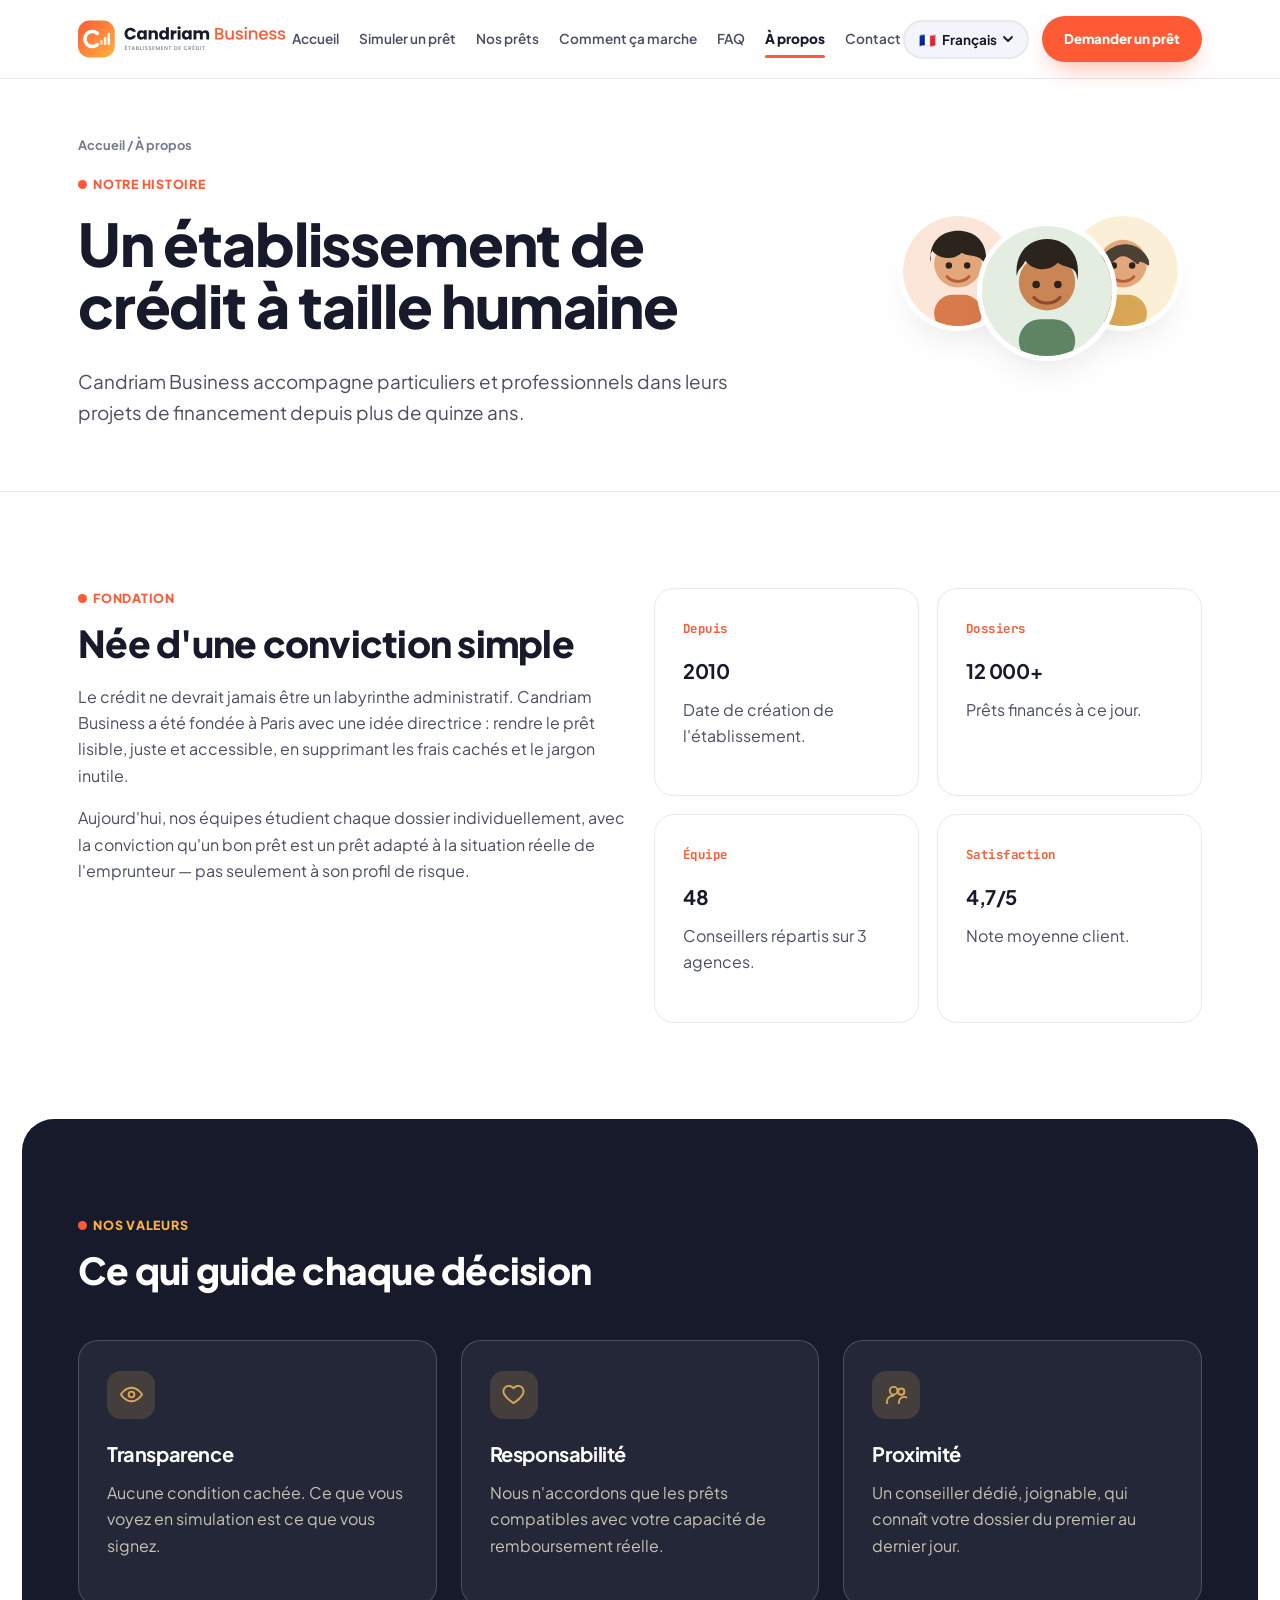
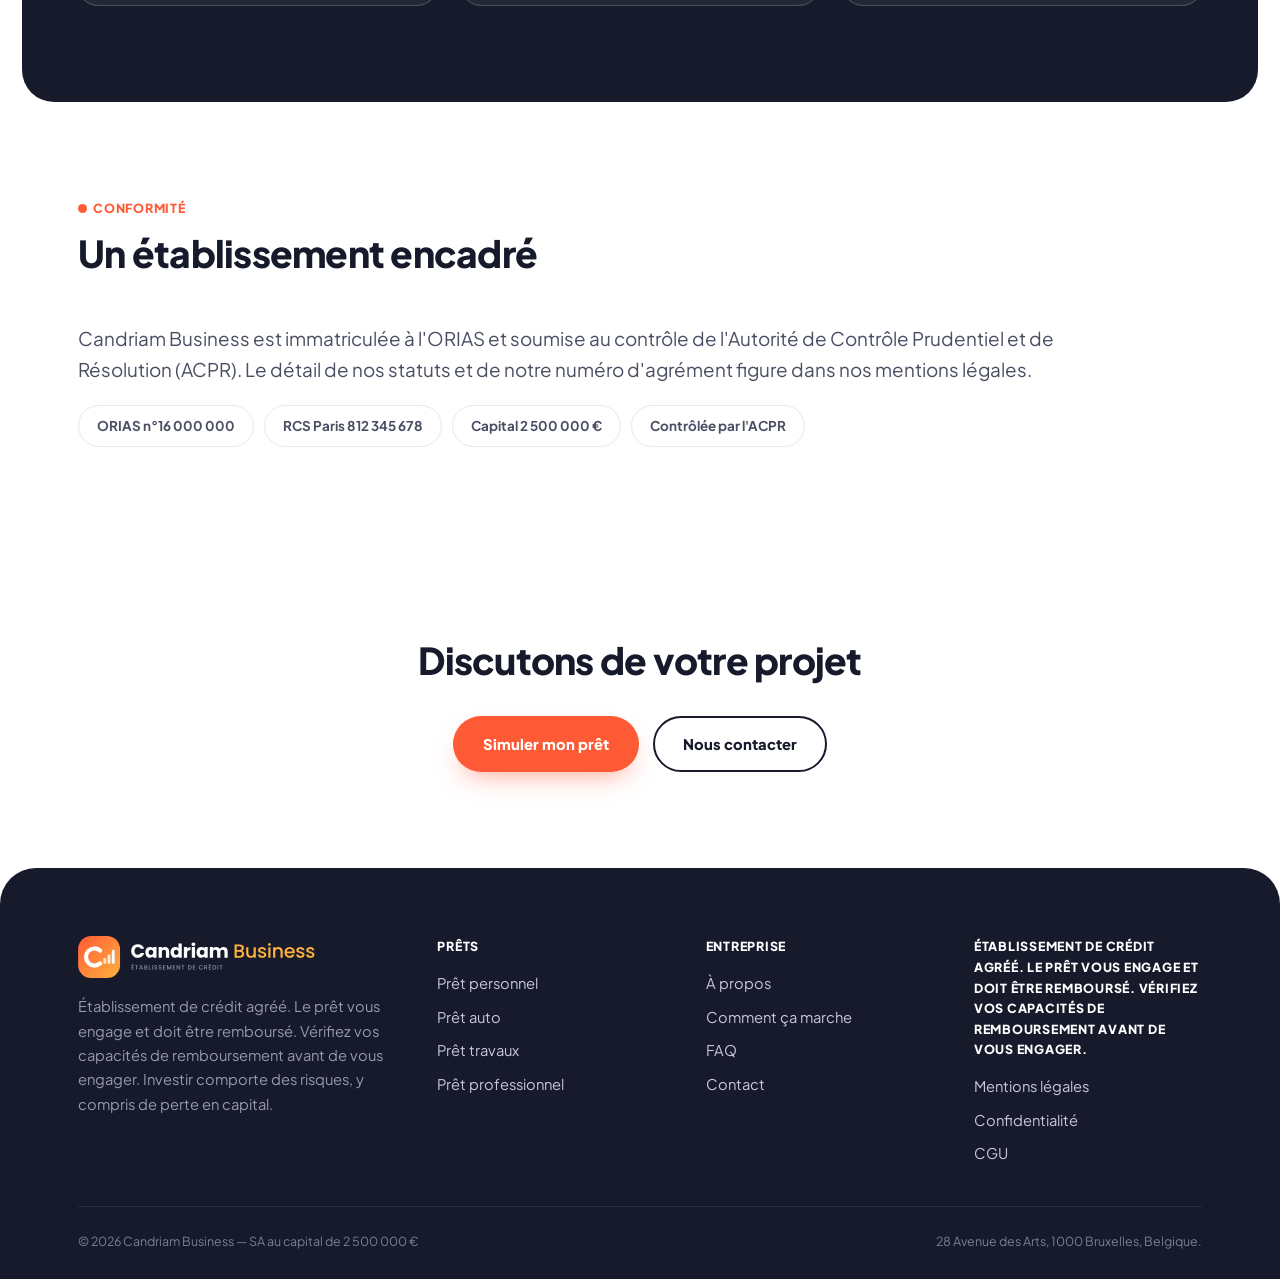
<file: a-propos.html>
<!doctype html>
<html lang="fr">
<head>
<meta charset="UTF-8">
<meta name="viewport" content="width=device-width, initial-scale=1.0">
<title>À propos — Candriam Business</title>
<link rel="icon" type="image/svg+xml" href="assets/logo/logo-symbole.svg">
<link rel="icon" type="image/png" sizes="32x32" href="favicon-32.png">
<link rel="apple-touch-icon" href="apple-touch-icon.png">
<meta name="description" content="Découvrez l'histoire, les valeurs et l'agrément de Candriam Business.">
<link rel="preconnect" href="https://fonts.googleapis.com">
<link href="https://fonts.googleapis.com/css2?family=Fraunces:ital,opsz,wght@0,9..144,500;0,9..144,600;0,9..144,700;1,9..144,500&family=Plus+Jakarta+Sans:wght@400;500;600;700;800&family=JetBrains+Mono:wght@400;500;700&display=swap" rel="stylesheet">
<link rel="stylesheet" href="style.css">
</head>
<body>

<header class="site-header">
  <div class="wrap">
    <a href="index.html" class="brand" aria-label="Candriam Business — Accueil">
  <img src="logo-horizontal.svg" alt="Candriam Business" class="brand-logo" width="246" height="42">
</a>
    <nav class="main-nav">
      <a href="index.html" data-i18n="nav_accueil">Accueil</a>
      <a href="simulation.html" data-i18n="nav_simuler">Simuler un prêt</a>
      <a href="offres.html" data-i18n="nav_offres">Nos prêts</a>
      <a href="comment-ca-marche.html" data-i18n="nav_comment">Comment ça marche</a>
      <a href="faq.html" data-i18n="nav_faq">FAQ</a>
      <a href="a-propos.html" class="current" data-i18n="nav_apropos">À propos</a>
      <a href="contact.html" data-i18n="nav_contact">Contact</a>
    </nav>
    <div class="nav-cta">
      <a href="simulation.html" class="btn btn-outline btn-small" data-i18n="nav_btn_simuler">Simuler</a>
      <a href="demande.html" class="btn btn-primary btn-small" data-i18n="nav_btn_demander">Demander un prêt</a>
      <select id="lang-switch" class="lang-switch" aria-label="Choisir la langue">
        <option value="fr">FR</option>
        <option value="en">EN</option>
        <option value="es">ES</option>
      </select>
      <button class="burger" aria-label="Ouvrir le menu">☰</button>
    </div>
  </div>
</header>


<section class="page-hero">
  <div class="wrap hero-illu-grid">
    <div>
      <p class="breadcrumb"><a href="index.html">Accueil</a> / À propos</p>
      <p class="eyebrow">Notre histoire</p>
      <h1>Un établissement de crédit à taille humaine</h1>
      <p class="lede">Candriam Business accompagne particuliers et professionnels dans leurs projets de financement depuis plus de quinze ans.</p>
    </div>
    <div style="display:flex;justify-content:center;gap:-10px;position:relative;height:160px;">
      <img src="avatar-1.svg" alt="Membre de l'équipe" style="width:120px;height:120px;border-radius:50%;border:5px solid var(--paper);position:absolute;left:30%;top:0;box-shadow:var(--shadow-soft);">
      <img src="avatar-2.svg" alt="Membre de l'équipe" style="width:140px;height:140px;border-radius:50%;border:5px solid var(--paper);position:absolute;left:48%;top:10px;box-shadow:var(--shadow-soft);z-index:2;">
      <img src="avatar-3.svg" alt="Membre de l'équipe" style="width:120px;height:120px;border-radius:50%;border:5px solid var(--paper);position:absolute;left:68%;top:0;box-shadow:var(--shadow-soft);">
    </div>
  </div>
</section>

<section>
  <div class="wrap grid-2">
    <div>
      <p class="eyebrow">Fondation</p>
      <h2>Née d'une conviction simple</h2>
      <p>Le crédit ne devrait jamais être un labyrinthe administratif. Candriam Business a été fondée à Paris avec une idée directrice : rendre le prêt lisible, juste et accessible, en supprimant les frais cachés et le jargon inutile.</p>
      <p>Aujourd'hui, nos équipes étudient chaque dossier individuellement, avec la conviction qu'un bon prêt est un prêt adapté à la situation réelle de l'emprunteur — pas seulement à son profil de risque.</p>
    </div>
    <div class="grid-2" style="grid-template-columns:1fr 1fr;gap:18px;">
      <div class="card"><span class="num">Depuis</span><h3>2010</h3><p>Date de création de l'établissement.</p></div>
      <div class="card"><span class="num">Dossiers</span><h3>12 000+</h3><p>Prêts financés à ce jour.</p></div>
      <div class="card"><span class="num">Équipe</span><h3>48</h3><p>Conseillers répartis sur 3 agences.</p></div>
      <div class="card"><span class="num">Satisfaction</span><h3>4,7/5</h3><p>Note moyenne client.</p></div>
    </div>
  </div>
</section>

<section class="band">
  <div class="wrap">
    <div class="section-head">
      <p class="eyebrow" style="color:var(--gold);">Nos valeurs</p>
      <h2 style="color:#fff;">Ce qui guide chaque décision</h2>
    </div>
    <div class="grid-3">
      <div class="card" style="background:rgba(255,255,255,.06);border-color:rgba(255,255,255,.18);">
        <div class="icon" style="background:rgba(217,168,87,.18);color:#D9A857;"><svg viewBox="0 0 24 24" fill="none" stroke="currentColor" stroke-width="2" stroke-linecap="round" stroke-linejoin="round"><path d="M1 12s4-7 11-7 11 7 11 7-4 7-11 7-11-7-11-7Z"/><circle cx="12" cy="12" r="3"/></svg></div>
        <h3 style="color:#fff;">Transparence</h3>
        <p style="color:#C7C2B2;">Aucune condition cachée. Ce que vous voyez en simulation est ce que vous signez.</p>
      </div>
      <div class="card" style="background:rgba(255,255,255,.06);border-color:rgba(255,255,255,.18);">
        <div class="icon" style="background:rgba(217,168,87,.18);color:#D9A857;"><svg viewBox="0 0 24 24" fill="none" stroke="currentColor" stroke-width="2" stroke-linecap="round" stroke-linejoin="round"><path d="M12 21s-7-4.5-9.5-9A5.5 5.5 0 0 1 12 5.5 5.5 5.5 0 0 1 21.5 12c-2.5 4.5-9.5 9-9.5 9Z"/></svg></div>
        <h3 style="color:#fff;">Responsabilité</h3>
        <p style="color:#C7C2B2;">Nous n'accordons que les prêts compatibles avec votre capacité de remboursement réelle.</p>
      </div>
      <div class="card" style="background:rgba(255,255,255,.06);border-color:rgba(255,255,255,.18);">
        <div class="icon" style="background:rgba(217,168,87,.18);color:#D9A857;"><svg viewBox="0 0 24 24" fill="none" stroke="currentColor" stroke-width="2" stroke-linecap="round" stroke-linejoin="round"><circle cx="9" cy="8" r="4"/><path d="M2 21v-1a7 7 0 0 1 7-7"/><circle cx="17" cy="9" r="3.2"/><path d="M14.5 21v-1a5.5 5.5 0 0 1 7.8-5"/></svg></div>
        <h3 style="color:#fff;">Proximité</h3>
        <p style="color:#C7C2B2;">Un conseiller dédié, joignable, qui connaît votre dossier du premier au dernier jour.</p>
      </div>
    </div>
  </div>
</section>

<section>
  <div class="wrap">
    <div class="section-head">
      <p class="eyebrow">Conformité</p>
      <h2>Un établissement encadré</h2>
    </div>
    <p class="lede" style="max-width:70ch;">Candriam Business est immatriculée à l'ORIAS et soumise au contrôle de l'Autorité de Contrôle Prudentiel et de Résolution (ACPR). Le détail de nos statuts et de notre numéro d'agrément figure dans nos mentions légales.</p>
    <div class="tag-list" style="margin-top:20px;">
      <span class="pill">ORIAS n°16 000 000</span>
      <span class="pill">RCS Paris 812 345 678</span>
      <span class="pill">Capital 2 500 000 €</span>
      <span class="pill">Contrôlée par l'ACPR</span>
    </div>
  </div>
</section>

<section class="cta-band">
  <div class="wrap">
    <h2>Discutons de votre projet</h2>
    <div class="hero-cta" style="justify-content:center;">
      <a href="simulation.html" class="btn btn-primary">Simuler mon prêt</a>
      <a href="contact.html" class="btn btn-outline">Nous contacter</a>
    </div>
  </div>
</section>


<footer class="site-footer">
  <div class="wrap">
    <div class="footer-grid">
      <div class="footer-brand">
        <a href="index.html" class="brand" style="margin-bottom:16px;" aria-label="Candriam Business — Accueil">
  <img src="logo-horizontal-blanc.svg" alt="Candriam Business" class="brand-logo" width="246" height="42">
</a>
        <p data-i18n="footer_disclaimer">Établissement de crédit agréé. Le prêt vous engage et doit être remboursé. Vérifiez vos capacités de remboursement avant de vous engager.</p>
      </div>
      <div>
        <h4 data-i18n="footer_prets">Prêts</h4>
        <ul>
          <li><a href="offres.html#perso" data-i18n="footer_pret_perso">Prêt personnel</a></li>
          <li><a href="offres.html#auto" data-i18n="footer_pret_auto">Prêt auto</a></li>
          <li><a href="offres.html#travaux" data-i18n="footer_pret_travaux">Prêt travaux</a></li>
          <li><a href="offres.html#pro" data-i18n="footer_pret_pro">Prêt professionnel</a></li>
        </ul>
      </div>
      <div>
        <h4 data-i18n="footer_entreprise">Entreprise</h4>
        <ul>
          <li><a href="a-propos.html" data-i18n="footer_apropos">À propos</a></li>
          <li><a href="comment-ca-marche.html" data-i18n="footer_comment">Comment ça marche</a></li>
          <li><a href="faq.html" data-i18n="footer_faq">FAQ</a></li>
          <li><a href="contact.html" data-i18n="footer_contact">Contact</a></li>
        </ul>
      </div>
      <div>
        <h4 data-i18n="footer_legal">Légal</h4>
        <ul>
          <li><a href="mentions-legales.html" data-i18n="footer_mentions">Mentions légales</a></li>
          <li><a href="mentions-legales.html#confidentialite" data-i18n="footer_confidentialite">Confidentialité</a></li>
          <li><a href="mentions-legales.html#cgu" data-i18n="footer_cgu">CGU</a></li>
        </ul>
      </div>
    </div>
    <div class="footer-bottom">
      <span>© 2026 Candriam Business — SA au capital de 2 500 000 €</span>
      <span>28 Avenue des Arts, 1000 Bruxelles, Belgique.</span>
    </div>
  </div>
</footer>


<script src="i18n.js"></script>
<script src="lang.js"></script>
<script src="script.js"></script>
</body>
</html>
</file>
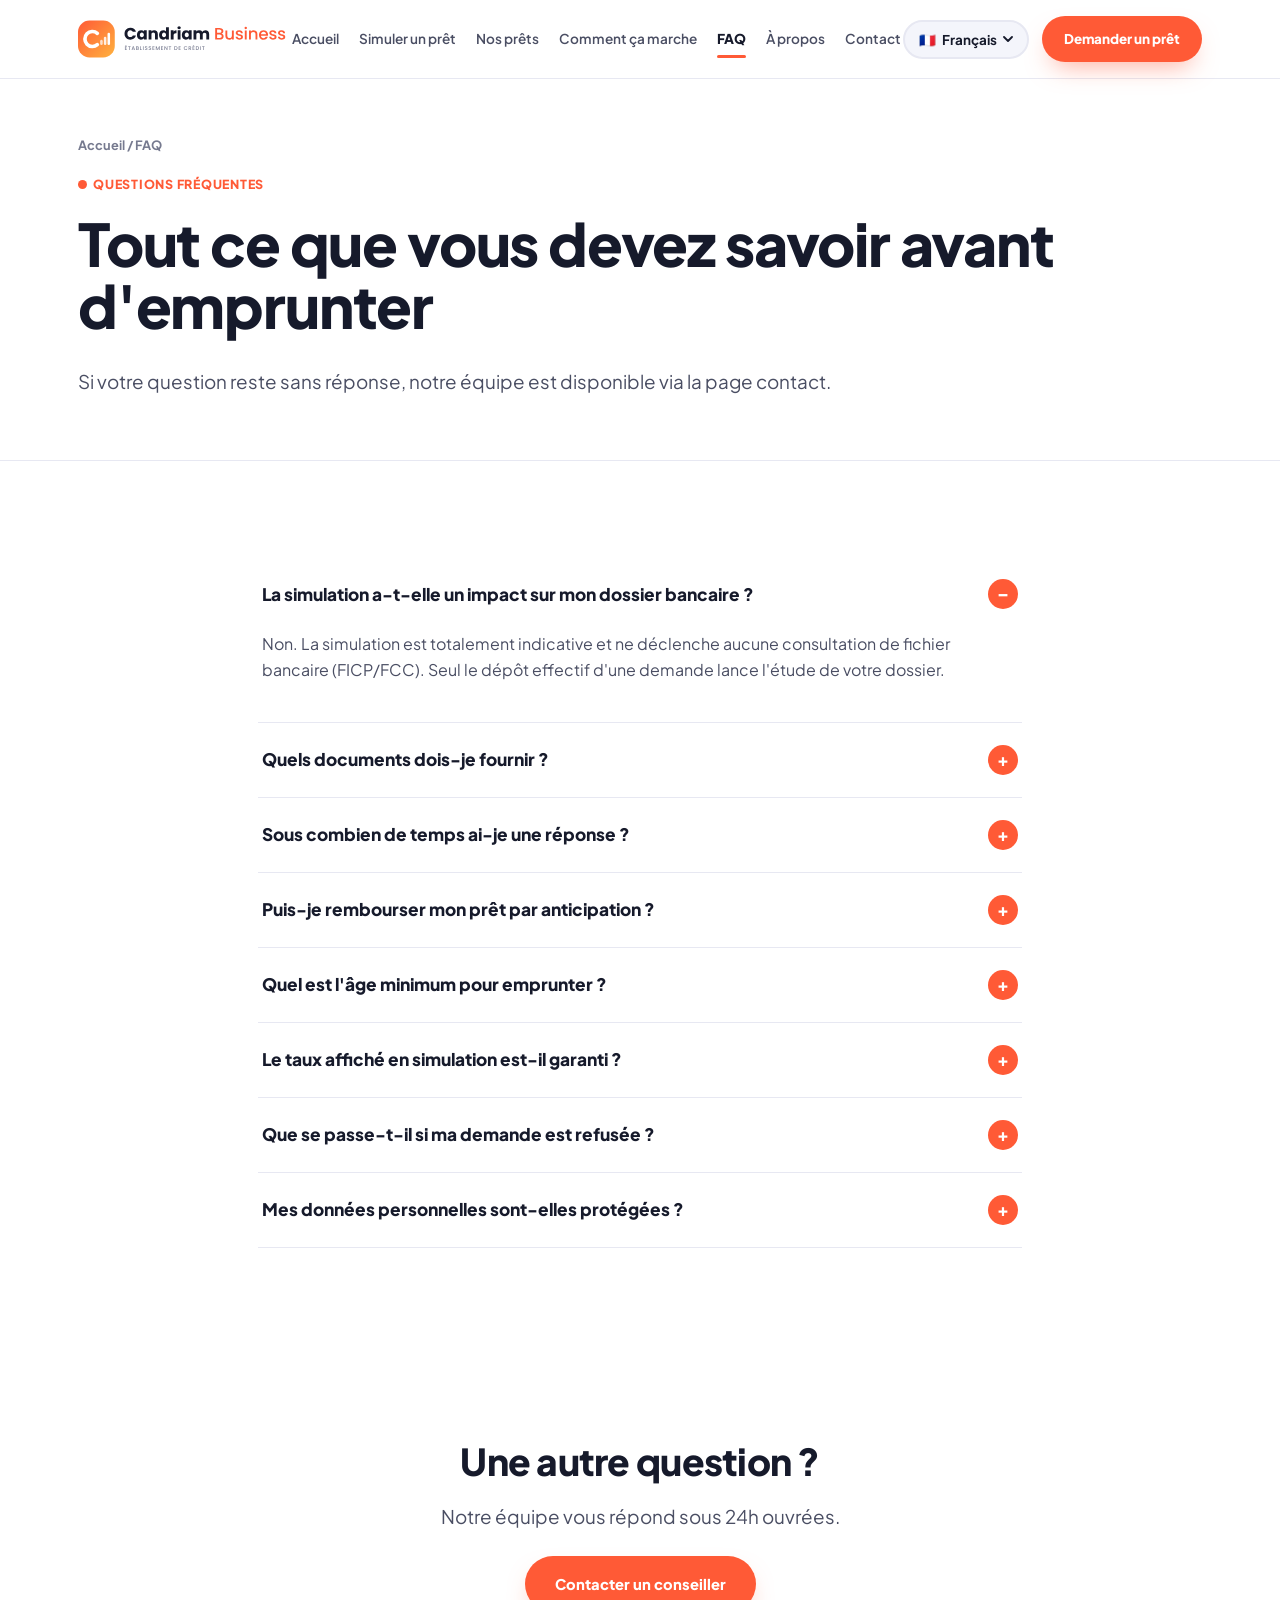
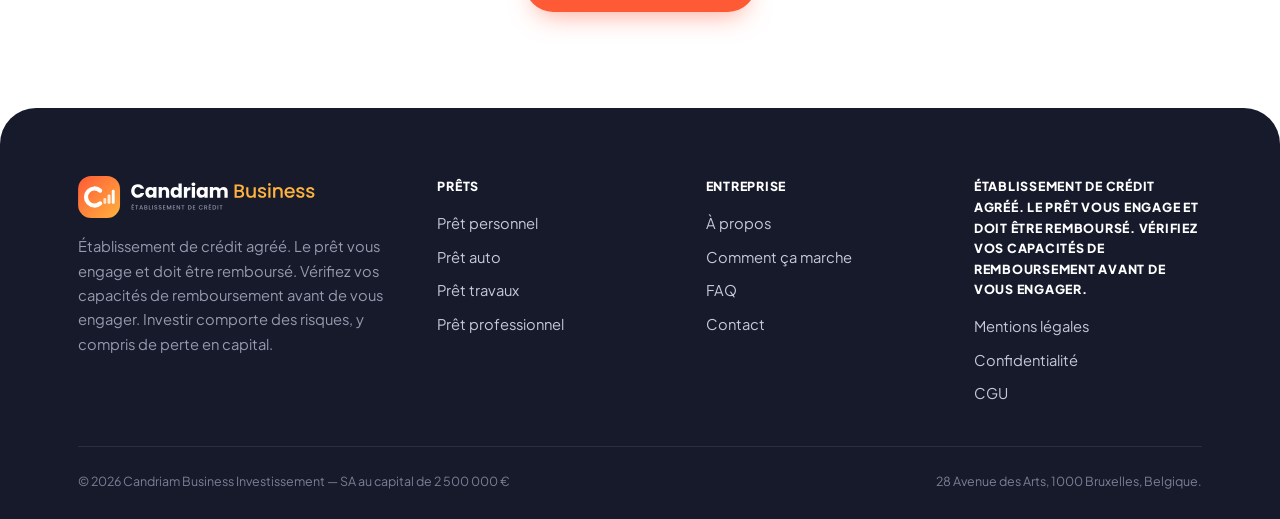
<file: faq.html>
<!doctype html>
<html lang="fr">
<head>
<meta charset="UTF-8">
<meta name="viewport" content="width=device-width, initial-scale=1.0">
<title>FAQ — Candriam Business Investissement</title>
<link rel="icon" type="image/svg+xml" href="logo-symbole.svg">
<link rel="icon" type="image/png" sizes="32x32" href="favicon-32.png">
<link rel="apple-touch-icon" href="assets/logo/apple-touch-icon.png">
<meta name="description" content="Réponses aux questions fréquentes sur nos prêts personnels et professionnels.">
<link rel="preconnect" href="https://fonts.googleapis.com">
<link href="https://fonts.googleapis.com/css2?family=Fraunces:ital,opsz,wght@0,9..144,500;0,9..144,600;0,9..144,700;1,9..144,500&family=Plus+Jakarta+Sans:wght@400;500;600;700;800&family=JetBrains+Mono:wght@400;500;700&display=swap" rel="stylesheet">
<link rel="stylesheet" href="style.css">
</head>
<body>

<header class="site-header">
  <div class="wrap">
    <a href="index.html" class="brand" aria-label="Candriam Business — Accueil">
  <img src="logo-horizontal.svg" alt="Candriam Business" class="brand-logo" width="246" height="42">
</a>
    <nav class="main-nav">
      <a href="index.html" data-i18n="nav_accueil">Accueil</a>
      <a href="simulation.html" data-i18n="nav_simuler">Simuler un prêt</a>
      <a href="offres.html" data-i18n="nav_offres">Nos prêts</a>
      <a href="comment-ca-marche.html" data-i18n="nav_comment">Comment ça marche</a>
      <a href="faq.html" class="current" data-i18n="nav_faq">FAQ</a>
      <a href="a-propos.html" data-i18n="nav_apropos">À propos</a>
      <a href="contact.html" data-i18n="nav_contact">Contact</a>
    </nav>
    <div class="nav-cta">
      <a href="simulation.html" class="btn btn-outline btn-small" data-i18n="nav_btn_simuler">Simuler</a>
      <a href="demande.html" class="btn btn-primary btn-small" data-i18n="nav_btn_demander">Demander un prêt</a>
      <select id="lang-switch" class="lang-switch" aria-label="Choisir la langue">
        <option value="fr">FR</option>
        <option value="en">EN</option>
        <option value="es">ES</option>
      </select>
      <button class="burger" aria-label="Ouvrir le menu">☰</button>
    </div>
  </div>
</header>


<section class="page-hero">
  <div class="wrap">
    <p class="breadcrumb"><a href="index.html">Accueil</a> / FAQ</p>
    <p class="eyebrow">Questions fréquentes</p>
    <h1>Tout ce que vous devez savoir avant d'emprunter</h1>
    <p class="lede">Si votre question reste sans réponse, notre équipe est disponible via la page contact.</p>
  </div>
</section>

<section>
  <div class="wrap" style="max-width:820px;">
    <details class="faq-item" open>
      <summary>La simulation a-t-elle un impact sur mon dossier bancaire ?</summary>
      <p>Non. La simulation est totalement indicative et ne déclenche aucune consultation de fichier bancaire (FICP/FCC). Seul le dépôt effectif d'une demande lance l'étude de votre dossier.</p>
    </details>
    <details class="faq-item">
      <summary>Quels documents dois-je fournir ?</summary>
      <p>Une pièce d'identité valide, vos trois derniers bulletins de salaire, votre dernier avis d'imposition, un RIB et un justificatif de domicile récent. Ils ne sont demandés qu'après l'accord de principe.</p>
    </details>
    <details class="faq-item">
      <summary>Sous combien de temps ai-je une réponse ?</summary>
      <p>Une réponse de principe est transmise sous 24h ouvrées après dépôt complet de votre demande en ligne.</p>
    </details>
    <details class="faq-item">
      <summary>Puis-je rembourser mon prêt par anticipation ?</summary>
      <p>Oui, à tout moment, partiellement ou totalement, sans frais pour les remboursements inférieurs à 10 000 € sur une période de 12 mois, conformément à la réglementation en vigueur.</p>
    </details>
    <details class="faq-item">
      <summary>Quel est l'âge minimum pour emprunter ?</summary>
      <p>Vous devez être majeur, résider en France et disposer d'un compte bancaire domicilié dans un établissement français ou européen.</p>
    </details>
    <details class="faq-item">
      <summary>Le taux affiché en simulation est-il garanti ?</summary>
      <p>Le taux affiché est indicatif. Le taux définitif dépend de l'étude de votre dossier (revenus, charges, durée, type de prêt) et vous est communiqué dans l'accord de principe.</p>
    </details>
    <details class="faq-item">
      <summary>Que se passe-t-il si ma demande est refusée ?</summary>
      <p>Vous recevez une notification motivée par e-mail. Vous pouvez déposer une nouvelle demande après avoir ajusté le montant, la durée ou en y associant un co-emprunteur.</p>
    </details>
    <details class="faq-item">
      <summary>Mes données personnelles sont-elles protégées ?</summary>
      <p>Oui, conformément au RGPD. Le détail du traitement de vos données figure dans nos <a href="mentions-legales.html#confidentialite">mentions légales</a>.</p>
    </details>
  </div>
</section>

<section class="cta-band">
  <div class="wrap">
    <h2>Une autre question ?</h2>
    <p class="lede" style="margin:0 auto 24px;">Notre équipe vous répond sous 24h ouvrées.</p>
    <a href="contact.html" class="btn btn-primary">Contacter un conseiller</a>
  </div>
</section>


<footer class="site-footer">
  <div class="wrap">
    <div class="footer-grid">
      <div class="footer-brand">
        <a href="index.html" class="brand" style="margin-bottom:16px;" aria-label="Candriam Business — Accueil">
  <img src="logo-horizontal-blanc.svg" alt="Candriam Business" class="brand-logo" width="246" height="42">
</a>
        <p data-i18n="footer_disclaimer">Établissement de crédit agréé. Le prêt vous engage et doit être remboursé. Vérifiez vos capacités de remboursement avant de vous engager.</p>
      </div>
      <div>
        <h4 data-i18n="footer_prets">Prêts</h4>
        <ul>
          <li><a href="offres.html#perso" data-i18n="footer_pret_perso">Prêt personnel</a></li>
          <li><a href="offres.html#auto" data-i18n="footer_pret_auto">Prêt auto</a></li>
          <li><a href="offres.html#travaux" data-i18n="footer_pret_travaux">Prêt travaux</a></li>
          <li><a href="offres.html#pro" data-i18n="footer_pret_pro">Prêt professionnel</a></li>
        </ul>
      </div>
      <div>
        <h4 data-i18n="footer_entreprise">Entreprise</h4>
        <ul>
          <li><a href="a-propos.html" data-i18n="footer_apropos">À propos</a></li>
          <li><a href="comment-ca-marche.html" data-i18n="footer_comment">Comment ça marche</a></li>
          <li><a href="faq.html" data-i18n="footer_faq">FAQ</a></li>
          <li><a href="contact.html" data-i18n="footer_contact">Contact</a></li>
        </ul>
      </div>
      <div>
        <h4 data-i18n="footer_legal">Légal</h4>
        <ul>
          <li><a href="mentions-legales.html" data-i18n="footer_mentions">Mentions légales</a></li>
          <li><a href="mentions-legales.html#confidentialite" data-i18n="footer_confidentialite">Confidentialité</a></li>
          <li><a href="mentions-legales.html#cgu" data-i18n="footer_cgu">CGU</a></li>
        </ul>
      </div>
    </div>
    <div class="footer-bottom">
      <span>© 2026 Candriam Business Investissement — SA au capital de 2 500 000 €</span>
      <span>28 Avenue des Arts, 1000 Bruxelles, Belgique.</span>
    </div>
  </div>
</footer>


<script src="i18n.js"></script>
<script src="lang.js"></script>
<script src="script.js"></script>
</body>
</html>
</file>
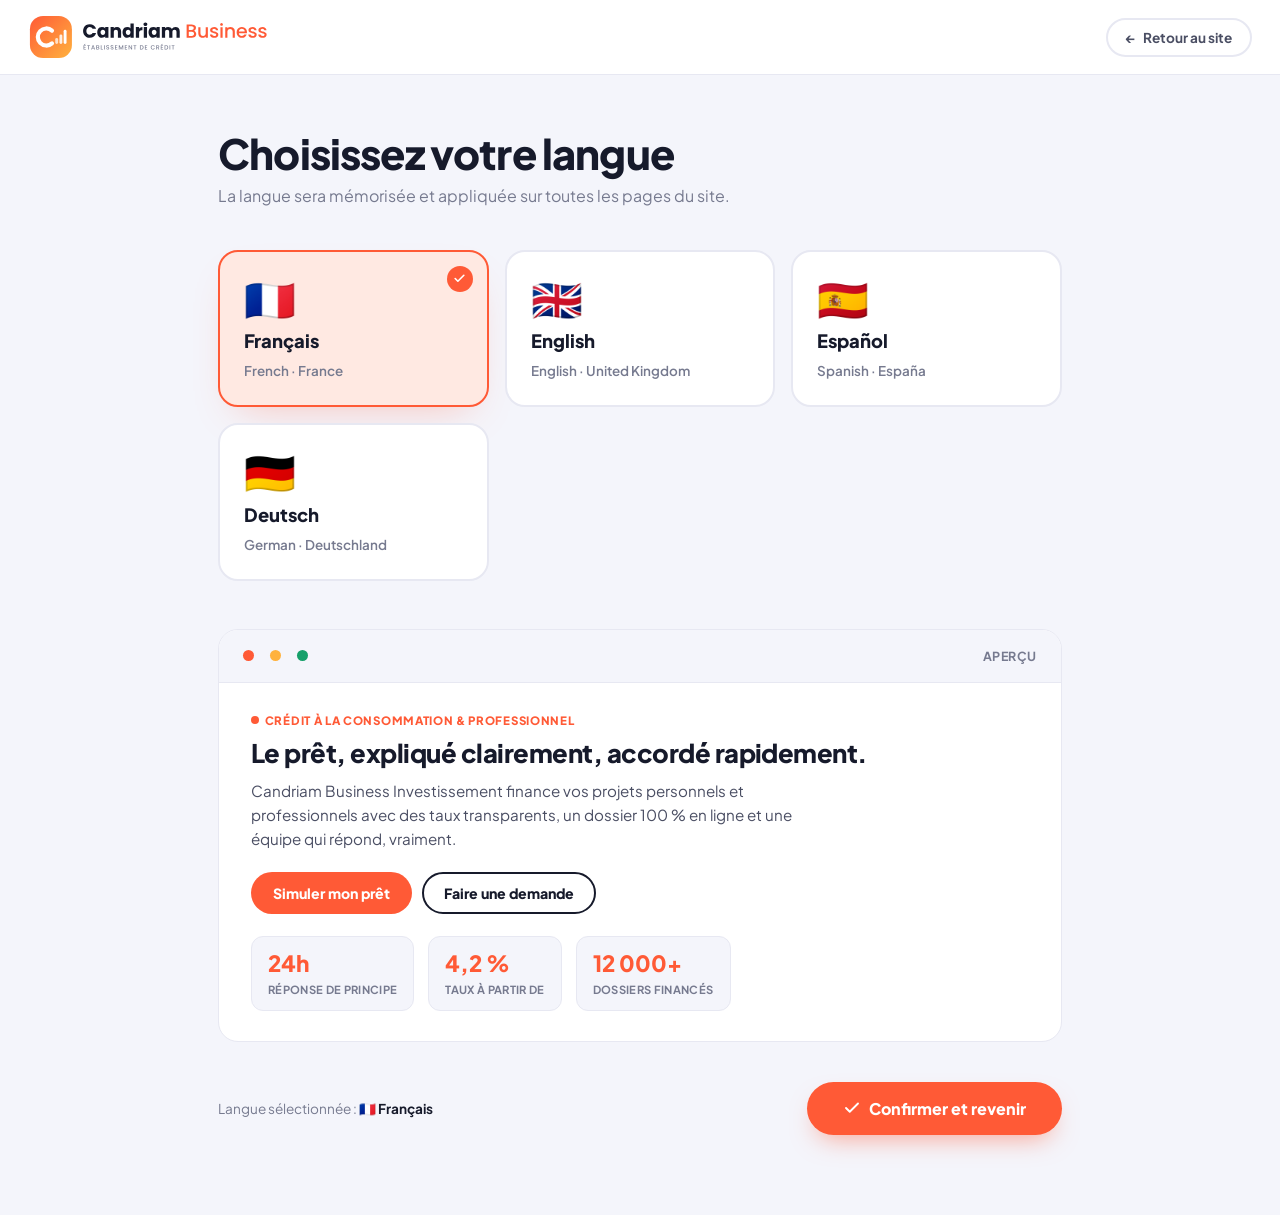
<file: langue.html>
<!doctype html>
<html lang="fr">
<head>
<meta charset="UTF-8">
<meta name="viewport" content="width=device-width, initial-scale=1.0">
<title>Langue / Language / Idioma / Sprache — Candriam Business Investissement</title>
<link rel="icon" type="image/svg+xml" href="logo-symbole.svg">
<link rel="icon" type="image/png" sizes="32x32" href="favicon-32.png">
<link rel="apple-touch-icon" href="apple-touch-icon.png">
<link rel="preconnect" href="https://fonts.googleapis.com">
<link href="https://fonts.googleapis.com/css2?family=Plus+Jakarta+Sans:wght@400;500;600;700;800&family=JetBrains+Mono:wght@500&display=swap" rel="stylesheet">
<style>
:root{
  --primary: #FF5A36;
  --primary-dark: #E0431F;
  --primary-tint: #FFE9E2;
  --ink: #161A2B;
  --ink-soft: #4A4E63;
  --paper: #FFFFFF;
  --paper-deep: #F4F5FB;
  --line: #E7E8F2;
  --muted: #767A8F;
  --sage: #16A06A;
  --sage-tint: #E1F7EC;
  --gold: #FFB23E;
  --blue: #2F5BFF;
  --radius: 20px;
  --radius-pill: 999px;
}
*{box-sizing:border-box;margin:0;padding:0;}
body{
  font-family:"Plus Jakarta Sans", sans-serif;
  background:var(--paper-deep);
  color:var(--ink);
  min-height:100vh;
  display:flex;
  flex-direction:column;
}

/* ---- Header minimal ---- */
.topbar{
  background:#fff;border-bottom:1px solid var(--line);
  padding:16px 28px;
  display:flex;align-items:center;justify-content:space-between;
  position:sticky;top:0;z-index:10;
}
.brand{display:flex;align-items:center;gap:.7em;text-decoration:none;color:var(--ink);}
.brand-mark{
  width:38px;height:38px;border-radius:12px;
  background:linear-gradient(155deg,#FF5A36,#FFB23E);
  display:flex;align-items:center;justify-content:center;
  font-weight:800;font-size:1rem;color:#fff;flex:none;
}
.brand-name{font-weight:800;font-size:1rem;line-height:1.2;}
.brand-name span{display:block;font-size:.62rem;letter-spacing:.05em;color:var(--muted);text-transform:uppercase;font-weight:600;}
.back-link{
  display:flex;align-items:center;gap:6px;font-size:.85rem;font-weight:700;
  color:var(--ink-soft);text-decoration:none;
  border:2px solid var(--line);padding:9px 18px;border-radius:var(--radius-pill);
  transition:all .15s ease;
}
.back-link:hover{border-color:var(--primary);color:var(--primary);}

/* ---- Contenu principal ---- */
.main{flex:1;padding:56px 28px 80px;max-width:900px;margin:0 auto;width:100%;}

.page-title{
  font-weight:800;font-size:clamp(1.8rem,3.5vw,2.6rem);
  letter-spacing:-0.02em;line-height:1.1;margin-bottom:8px;
}
.page-sub{color:var(--muted);font-size:1rem;margin-bottom:44px;}

/* ---- Grille de langues ---- */
.lang-grid{
  display:grid;grid-template-columns:repeat(auto-fill,minmax(200px,1fr));
  gap:16px;margin-bottom:48px;
}
.lang-card{
  background:#fff;border:2px solid var(--line);border-radius:var(--radius);
  padding:26px 24px;cursor:pointer;
  display:flex;flex-direction:column;align-items:flex-start;gap:10px;
  transition:transform .18s ease, border-color .18s ease, box-shadow .18s ease;
  position:relative;
}
.lang-card:hover{transform:translateY(-3px);border-color:var(--primary);box-shadow:0 18px 40px -20px rgba(255,90,54,.3);}
.lang-card.selected{
  border-color:var(--primary);
  background:var(--primary-tint);
  box-shadow:0 18px 40px -20px rgba(255,90,54,.35);
}
.lang-flag{font-size:2.6rem;line-height:1;}
.lang-native{font-weight:800;font-size:1.15rem;}
.lang-english{font-size:.84rem;color:var(--muted);font-weight:600;}
.lang-check{
  position:absolute;top:14px;right:14px;
  width:26px;height:26px;border-radius:50%;
  background:var(--primary);
  display:flex;align-items:center;justify-content:center;
  opacity:0;transform:scale(.6);transition:opacity .18s ease, transform .18s ease;
}
.lang-check svg{width:13px;height:13px;}
.lang-card.selected .lang-check{opacity:1;transform:scale(1);}

/* ---- Aperçu live ---- */
.preview-box{
  background:#fff;border:1px solid var(--line);border-radius:var(--radius);
  overflow:hidden;margin-bottom:40px;
}
.preview-head{
  padding:18px 24px;border-bottom:1px solid var(--line);
  display:flex;align-items:center;gap:10px;
  background:var(--paper-deep);
}
.preview-head .dot{width:11px;height:11px;border-radius:50%;}
.preview-label{margin-left:auto;font-size:.78rem;font-weight:700;color:var(--muted);letter-spacing:.04em;text-transform:uppercase;}
.preview-content{padding:30px 32px;}
.preview-eyebrow{
  font-size:.72rem;font-weight:800;text-transform:uppercase;letter-spacing:.06em;
  color:var(--primary);display:flex;align-items:center;gap:.5em;margin-bottom:10px;
}
.preview-eyebrow::before{content:"";width:8px;height:8px;border-radius:50%;background:var(--primary);}
.preview-h1{font-weight:800;font-size:1.6rem;letter-spacing:-0.02em;margin-bottom:10px;line-height:1.2;}
.preview-lede{color:var(--ink-soft);font-size:.95rem;line-height:1.6;margin-bottom:20px;max-width:52ch;}
.preview-btns{display:flex;gap:10px;flex-wrap:wrap;}
.preview-btn-p{
  background:var(--primary);color:#fff;border:none;
  padding:12px 22px;border-radius:var(--radius-pill);font-family:inherit;font-weight:800;font-size:.88rem;
  cursor:pointer;
}
.preview-btn-o{
  background:transparent;color:var(--ink);border:2px solid var(--ink);
  padding:10px 20px;border-radius:var(--radius-pill);font-family:inherit;font-weight:800;font-size:.88rem;
  cursor:pointer;
}
.preview-stats{
  display:flex;gap:14px;flex-wrap:wrap;margin-top:22px;
}
.preview-stat{
  background:var(--paper-deep);border:1px solid var(--line);border-radius:12px;
  padding:12px 16px;min-width:100px;
}
.preview-stat strong{display:block;font-size:1.4rem;font-weight:800;color:var(--primary);}
.preview-stat span{font-size:.7rem;font-weight:700;text-transform:uppercase;letter-spacing:.03em;color:var(--muted);}

/* ---- Bouton confirmer ---- */
.confirm-row{display:flex;justify-content:space-between;align-items:center;flex-wrap:wrap;gap:14px;}
.confirm-note{font-size:.85rem;color:var(--muted);}
.confirm-note strong{color:var(--ink);}
.btn-confirm{
  background:var(--primary);color:#fff;border:none;
  padding:16px 36px;border-radius:var(--radius-pill);font-family:inherit;font-weight:800;font-size:1rem;
  cursor:pointer;box-shadow:0 12px 26px -10px rgba(255,90,54,.55);
  transition:all .18s ease;display:flex;align-items:center;gap:8px;
}
.btn-confirm:hover{background:var(--primary-dark);transform:translateY(-2px);}

/* ---- Toast ---- */
.toast{
  position:fixed;bottom:28px;right:28px;
  background:var(--ink);color:#fff;
  padding:16px 24px;border-radius:16px;
  font-weight:700;font-size:.92rem;
  box-shadow:0 20px 50px -20px rgba(22,26,43,.5);
  display:flex;align-items:center;gap:10px;
  transform:translateY(80px);opacity:0;
  transition:transform .3s ease, opacity .3s ease;
  z-index:100;
}
.toast.show{transform:translateY(0);opacity:1;}
.toast .t-icon{
  width:28px;height:28px;border-radius:50%;background:var(--sage);
  display:flex;align-items:center;justify-content:center;flex:none;
}

@media (max-width:560px){
  .lang-grid{grid-template-columns:1fr 1fr;}
  .main{padding:36px 20px 60px;}
  .preview-content{padding:22px 20px;}
  .preview-h1{font-size:1.25rem;}
}
</style>
</head>
<body>

<header class="topbar">
  <a href="index.html" class="brand" aria-label="Candriam Business — Accueil">
  <img src="logo-horizontal.svg" alt="Candriam Business" class="brand-logo" width="246" height="42">
</a>
  <a href="index.html" class="back-link">
    ← <span id="back-text">Retour au site</span>
  </a>
</header>

<main class="main">

  <p class="page-title" id="page-title">Choisissez votre langue</p>
  <p class="page-sub" id="page-sub">La langue sera mémorisée et appliquée sur toutes les pages du site.</p>

  <div class="lang-grid" id="lang-grid"></div>

  <!-- Aperçu live -->
  <div class="preview-box">
    <div class="preview-head">
      <span class="dot" style="background:#FF5A36;"></span>
      <span class="dot" style="background:#FFB23E;margin-left:6px;"></span>
      <span class="dot" style="background:#16A06A;margin-left:6px;"></span>
      <span class="preview-label" id="preview-label">Aperçu</span>
    </div>
    <div class="preview-content">
      <p class="preview-eyebrow" id="prev-eyebrow"></p>
      <h2 class="preview-h1" id="prev-h1"></h2>
      <p class="preview-lede" id="prev-lede"></p>
      <div class="preview-btns">
        <button class="preview-btn-p" id="prev-cta1"></button>
        <button class="preview-btn-o" id="prev-cta2"></button>
      </div>
      <div class="preview-stats">
        <div class="preview-stat"><strong id="prev-s1v"></strong><span id="prev-s1l"></span></div>
        <div class="preview-stat"><strong id="prev-s2v"></strong><span id="prev-s2l"></span></div>
        <div class="preview-stat"><strong id="prev-s3v"></strong><span id="prev-s3l"></span></div>
      </div>
    </div>
  </div>

  <div class="confirm-row">
    <p class="confirm-note">
      Langue sélectionnée&nbsp;: <strong id="confirm-lang-name">Français</strong>
    </p>
    <button class="btn-confirm" id="btn-confirm" onclick="applyAndGo()">
      <svg width="18" height="18" viewBox="0 0 24 24" fill="none" stroke="currentColor" stroke-width="2.5" stroke-linecap="round" stroke-linejoin="round"><polyline points="20 6 9 17 4 12"/></svg>
      <span id="confirm-text">Confirmer et revenir</span>
    </button>
  </div>
</main>

<div class="toast" id="toast">
  <div class="t-icon">
    <svg width="13" height="13" viewBox="0 0 24 24" fill="none" stroke="#fff" stroke-width="3" stroke-linecap="round" stroke-linejoin="round"><polyline points="20 6 9 17 4 12"/></svg>
  </div>
  <span id="toast-msg">Langue enregistrée !</span>
</div>

<script src="lang.js"></script>
<script>
const LANGS = [
  { code:"fr", flag:"🇫🇷", native:"Français",   english:"French",  region:"France" },
  { code:"en", flag:"🇬🇧", native:"English",    english:"English", region:"United Kingdom" },
  { code:"es", flag:"🇪🇸", native:"Español",    english:"Spanish", region:"España" },
  { code:"de", flag:"🇩🇪", native:"Deutsch",    english:"German",  region:"Deutschland" },
];

const UI_LABELS = {
  fr:{ title:"Choisissez votre langue", sub:"La langue sera mémorisée et appliquée sur toutes les pages du site.", preview:"Aperçu", back:"Retour au site", confirm:"Confirmer et revenir", saved:"Langue enregistrée !", selected:"Langue sélectionnée" },
  en:{ title:"Choose your language",    sub:"Your choice will be saved and applied across all pages.",              preview:"Preview", back:"Back to site",   confirm:"Confirm & go back",   saved:"Language saved!",     selected:"Selected language" },
  es:{ title:"Elige tu idioma",         sub:"Tu elección se guardará y se aplicará en todas las páginas.",          preview:"Vista previa", back:"Volver al sitio", confirm:"Confirmar y volver", saved:"¡Idioma guardado!",  selected:"Idioma seleccionado" },
  de:{ title:"Sprache wählen",          sub:"Ihre Wahl wird gespeichert und auf allen Seiten angewendet.",          preview:"Vorschau",  back:"Zurück zur Website", confirm:"Bestätigen & zurück", saved:"Sprache gespeichert!", selected:"Gewählte Sprache" },
};

let chosen = localStorage.getItem("fai_lang") || "fr";

function buildGrid() {
  const grid = document.getElementById("lang-grid");
  grid.innerHTML = "";
  LANGS.forEach(l => {
    const card = document.createElement("div");
    card.className = "lang-card" + (l.code === chosen ? " selected" : "");
    card.dataset.code = l.code;
    card.innerHTML = `
      <span class="lang-flag">${l.flag}</span>
      <span class="lang-native">${l.native}</span>
      <span class="lang-english">${l.english} · ${l.region}</span>
      <span class="lang-check"><svg viewBox="0 0 24 24" fill="none" stroke="#fff" stroke-width="3" stroke-linecap="round" stroke-linejoin="round"><polyline points="20 6 9 17 4 12"/></svg></span>
    `;
    card.addEventListener("click", () => select(l.code));
    grid.appendChild(card);
  });
}

function updateUI(code) {
  const ui = UI_LABELS[code] || UI_LABELS.fr;
  const t  = TRANSLATIONS[code] || TRANSLATIONS.fr;
  const l  = LANGS.find(x => x.code === code);

  document.getElementById("page-title").textContent    = ui.title;
  document.getElementById("page-sub").textContent      = ui.sub;
  document.getElementById("preview-label").textContent = ui.preview;
  document.getElementById("back-text").textContent     = ui.back;
  document.getElementById("confirm-text").textContent  = ui.confirm;
  document.getElementById("toast-msg").textContent     = ui.saved;
  document.getElementById("confirm-lang-name").textContent = `${l.flag} ${l.native}`;

  document.getElementById("prev-eyebrow").textContent  = t.hero_eyebrow || "";
  document.getElementById("prev-h1").textContent       = t.hero_h1 || "";
  document.getElementById("prev-lede").textContent     = t.hero_lede || "";
  document.getElementById("prev-cta1").textContent     = t.hero_cta1 || "";
  document.getElementById("prev-cta2").textContent     = t.hero_cta2 || "";
  document.getElementById("prev-s1v").textContent      = t.hero_stat1_val || "";
  document.getElementById("prev-s1l").textContent      = t.hero_stat1_lbl || "";
  document.getElementById("prev-s2v").textContent      = t.hero_stat2_val || "";
  document.getElementById("prev-s2l").textContent      = t.hero_stat2_lbl || "";
  document.getElementById("prev-s3v").textContent      = t.hero_stat3_val || "";
  document.getElementById("prev-s3l").textContent      = t.hero_stat3_lbl || "";
}

function select(code) {
  chosen = code;
  document.querySelectorAll(".lang-card").forEach(c => {
    c.classList.toggle("selected", c.dataset.code === code);
  });
  updateUI(code);
}

function applyAndGo() {
  localStorage.setItem("fai_lang", chosen);
  const toast = document.getElementById("toast");
  toast.classList.add("show");
  setTimeout(() => toast.classList.remove("show"), 2000);
  setTimeout(() => window.location.href = "index.html", 1100);
}

buildGrid();
updateUI(chosen);
</script>
</body>
</html>
</file>
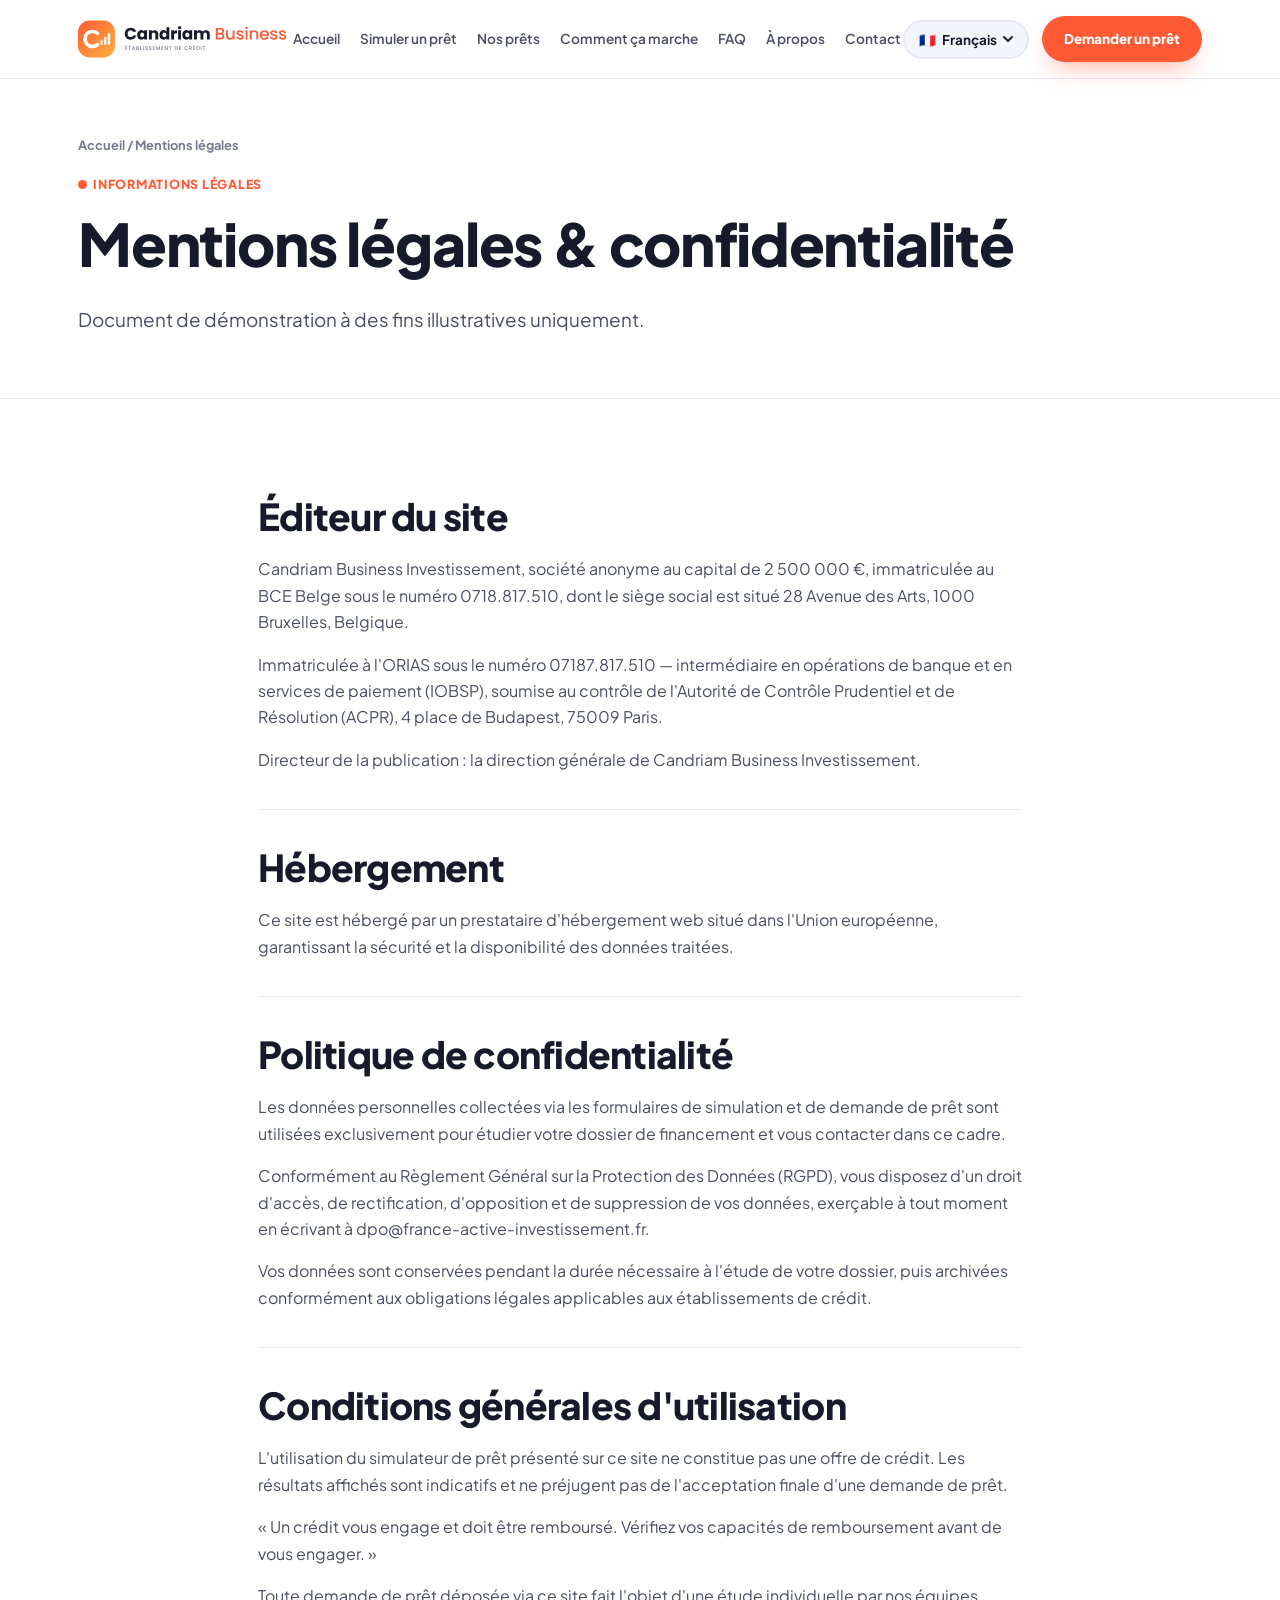
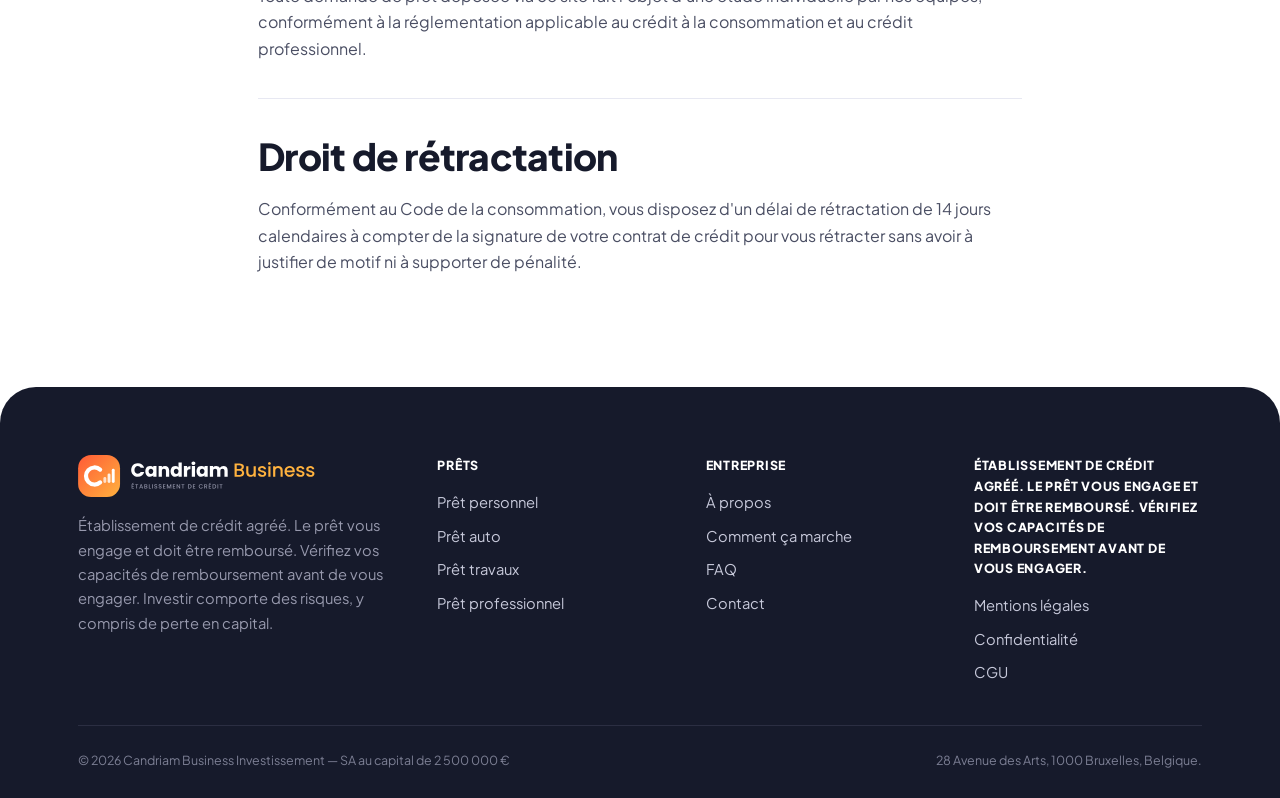
<file: mentions-legales.html>
<!doctype html>
<html lang="fr">
<head>
<meta charset="UTF-8">
<meta name="viewport" content="width=device-width, initial-scale=1.0">
<title>Mentions légales — Candriam Business Investissement</title>
<link rel="icon" type="image/svg+xml" href="logo-symbole.svg">
<link rel="icon" type="image/png" sizes="32x32" href="favicon-32.png">
<link rel="apple-touch-icon" href="apple-touch-icon.png">
<meta name="description" content="Mentions légales, politique de confidentialité et CGU.">
<link rel="preconnect" href="https://fonts.googleapis.com">
<link href="https://fonts.googleapis.com/css2?family=Fraunces:ital,opsz,wght@0,9..144,500;0,9..144,600;0,9..144,700;1,9..144,500&family=Plus+Jakarta+Sans:wght@400;500;600;700;800&family=JetBrains+Mono:wght@400;500;700&display=swap" rel="stylesheet">
<link rel="stylesheet" href="style.css">
</head>
<body>

<header class="site-header">
  <div class="wrap">
    <a href="index.html" class="brand" aria-label="Candriam Business — Accueil">
  <img src="logo-horizontal.svg" alt="Candriam Business" class="brand-logo" width="246" height="42">
</a>
    <nav class="main-nav">
      <a href="index.html" data-i18n="nav_accueil">Accueil</a>
      <a href="simulation.html" data-i18n="nav_simuler">Simuler un prêt</a>
      <a href="offres.html" data-i18n="nav_offres">Nos prêts</a>
      <a href="comment-ca-marche.html" data-i18n="nav_comment">Comment ça marche</a>
      <a href="faq.html" data-i18n="nav_faq">FAQ</a>
      <a href="a-propos.html" data-i18n="nav_apropos">À propos</a>
      <a href="contact.html" data-i18n="nav_contact">Contact</a>
    </nav>
    <div class="nav-cta">
      <a href="simulation.html" class="btn btn-outline btn-small" data-i18n="nav_btn_simuler">Simuler</a>
      <a href="demande.html" class="btn btn-primary btn-small" data-i18n="nav_btn_demander">Demander un prêt</a>
      <select id="lang-switch" class="lang-switch" aria-label="Choisir la langue">
        <option value="fr">FR</option>
        <option value="en">EN</option>
        <option value="es">ES</option>
      </select>
      <button class="burger" aria-label="Ouvrir le menu">☰</button>
    </div>
  </div>
</header>


<section class="page-hero">
  <div class="wrap">
    <p class="breadcrumb"><a href="index.html">Accueil</a> / Mentions légales</p>
    <p class="eyebrow">Informations légales</p>
    <h1>Mentions légales & confidentialité</h1>
    <p class="lede">Document de démonstration à des fins illustratives uniquement.</p>
  </div>
</section>

<section>
  <div class="wrap" style="max-width:820px;">
    <h2>Éditeur du site</h2>
    <p>Candriam Business Investissement, société anonyme au capital de 2 500 000 €, immatriculée au BCE Belge sous le numéro 0718.817.510, dont le siège social est situé 28 Avenue des Arts, 1000 Bruxelles, Belgique.</p>
    <p>Immatriculée à l'ORIAS sous le numéro 07187.817.510 — intermédiaire en opérations de banque et en services de paiement (IOBSP), soumise au contrôle de l'Autorité de Contrôle Prudentiel et de Résolution (ACPR), 4 place de Budapest, 75009 Paris.</p>
    <p>Directeur de la publication : la direction générale de Candriam Business Investissement.</p>

    <hr class="rule" style="margin:36px 0;">

    <h2>Hébergement</h2>
    <p>Ce site est hébergé par un prestataire d'hébergement web situé dans l'Union européenne, garantissant la sécurité et la disponibilité des données traitées.</p>

    <hr class="rule" style="margin:36px 0;">

    <h2 id="confidentialite">Politique de confidentialité</h2>
    <p>Les données personnelles collectées via les formulaires de simulation et de demande de prêt sont utilisées exclusivement pour étudier votre dossier de financement et vous contacter dans ce cadre.</p>
    <p>Conformément au Règlement Général sur la Protection des Données (RGPD), vous disposez d'un droit d'accès, de rectification, d'opposition et de suppression de vos données, exerçable à tout moment en écrivant à dpo@france-active-investissement.fr.</p>
    <p>Vos données sont conservées pendant la durée nécessaire à l'étude de votre dossier, puis archivées conformément aux obligations légales applicables aux établissements de crédit.</p>

    <hr class="rule" style="margin:36px 0;">

    <h2 id="cgu">Conditions générales d'utilisation</h2>
    <p>L'utilisation du simulateur de prêt présenté sur ce site ne constitue pas une offre de crédit. Les résultats affichés sont indicatifs et ne préjugent pas de l'acceptation finale d'une demande de prêt.</p>
    <p>« Un crédit vous engage et doit être remboursé. Vérifiez vos capacités de remboursement avant de vous engager. »</p>
    <p>Toute demande de prêt déposée via ce site fait l'objet d'une étude individuelle par nos équipes, conformément à la réglementation applicable au crédit à la consommation et au crédit professionnel.</p>

    <hr class="rule" style="margin:36px 0;">

    <h2>Droit de rétractation</h2>
    <p>Conformément au Code de la consommation, vous disposez d'un délai de rétractation de 14 jours calendaires à compter de la signature de votre contrat de crédit pour vous rétracter sans avoir à justifier de motif ni à supporter de pénalité.</p>
  </div>
</section>


<footer class="site-footer">
  <div class="wrap">
    <div class="footer-grid">
      <div class="footer-brand">
        <a href="index.html" class="brand" style="margin-bottom:16px;" aria-label="Candriam Business — Accueil">
  <img src="logo-horizontal-blanc.svg" alt="Candriam Business" class="brand-logo" width="246" height="42">
</a>
        <p data-i18n="footer_disclaimer">Établissement de crédit agréé. Le prêt vous engage et doit être remboursé. Vérifiez vos capacités de remboursement avant de vous engager.</p>
      </div>
      <div>
        <h4 data-i18n="footer_prets">Prêts</h4>
        <ul>
          <li><a href="offres.html#perso" data-i18n="footer_pret_perso">Prêt personnel</a></li>
          <li><a href="offres.html#auto" data-i18n="footer_pret_auto">Prêt auto</a></li>
          <li><a href="offres.html#travaux" data-i18n="footer_pret_travaux">Prêt travaux</a></li>
          <li><a href="offres.html#pro" data-i18n="footer_pret_pro">Prêt professionnel</a></li>
        </ul>
      </div>
      <div>
        <h4 data-i18n="footer_entreprise">Entreprise</h4>
        <ul>
          <li><a href="a-propos.html" data-i18n="footer_apropos">À propos</a></li>
          <li><a href="comment-ca-marche.html" data-i18n="footer_comment">Comment ça marche</a></li>
          <li><a href="faq.html" data-i18n="footer_faq">FAQ</a></li>
          <li><a href="contact.html" data-i18n="footer_contact">Contact</a></li>
        </ul>
      </div>
      <div>
        <h4 data-i18n="footer_legal">Légal</h4>
        <ul>
          <li><a href="mentions-legales.html" data-i18n="footer_mentions">Mentions légales</a></li>
          <li><a href="mentions-legales.html#confidentialite" data-i18n="footer_confidentialite">Confidentialité</a></li>
          <li><a href="mentions-legales.html#cgu" data-i18n="footer_cgu">CGU</a></li>
        </ul>
      </div>
    </div>
    <div class="footer-bottom">
      <span>© 2026 Candriam Business Investissement — SA au capital de 2 500 000 €</span>
      <span>28 Avenue des Arts, 1000 Bruxelles, Belgique.</span>
    </div>
  </div>
</footer>


<script src="i18n.js"></script>
<script src="lang.js"></script>
<script src="script.js"></script>
</body>
</html>
</file>
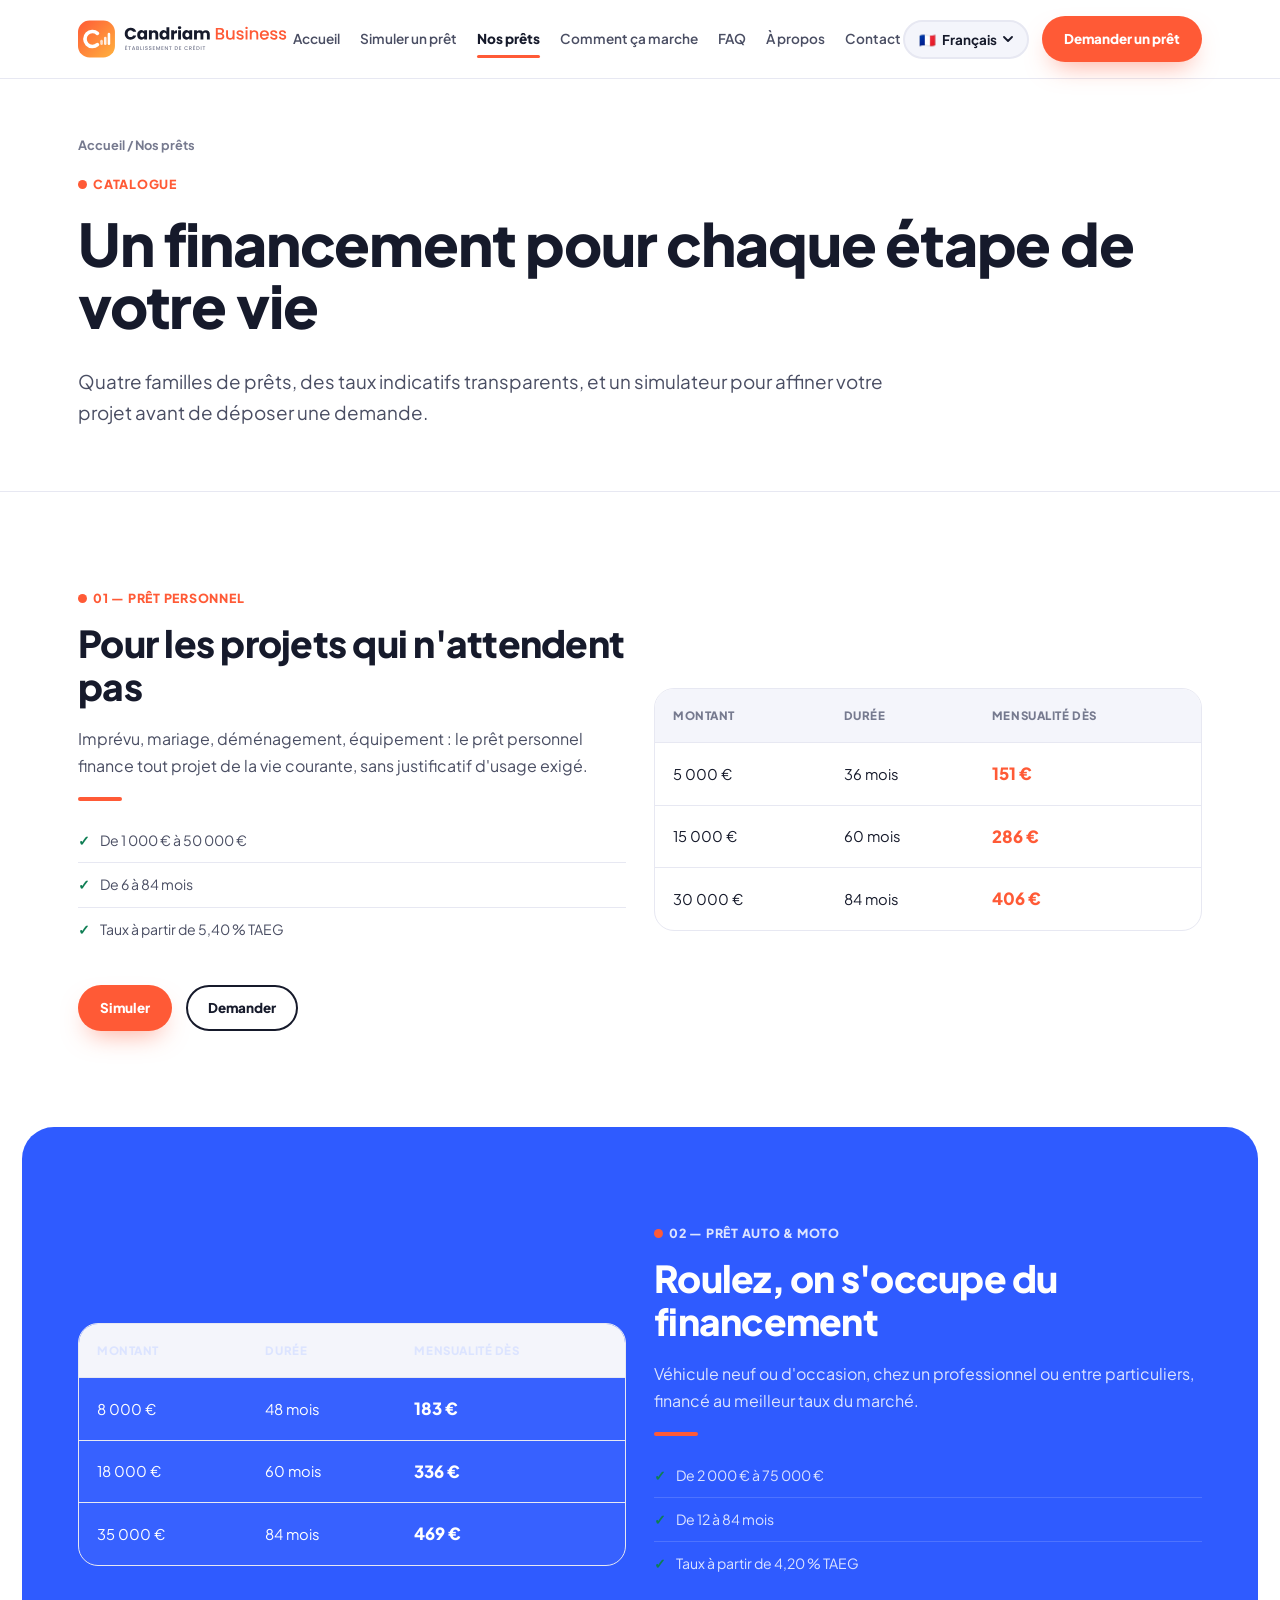
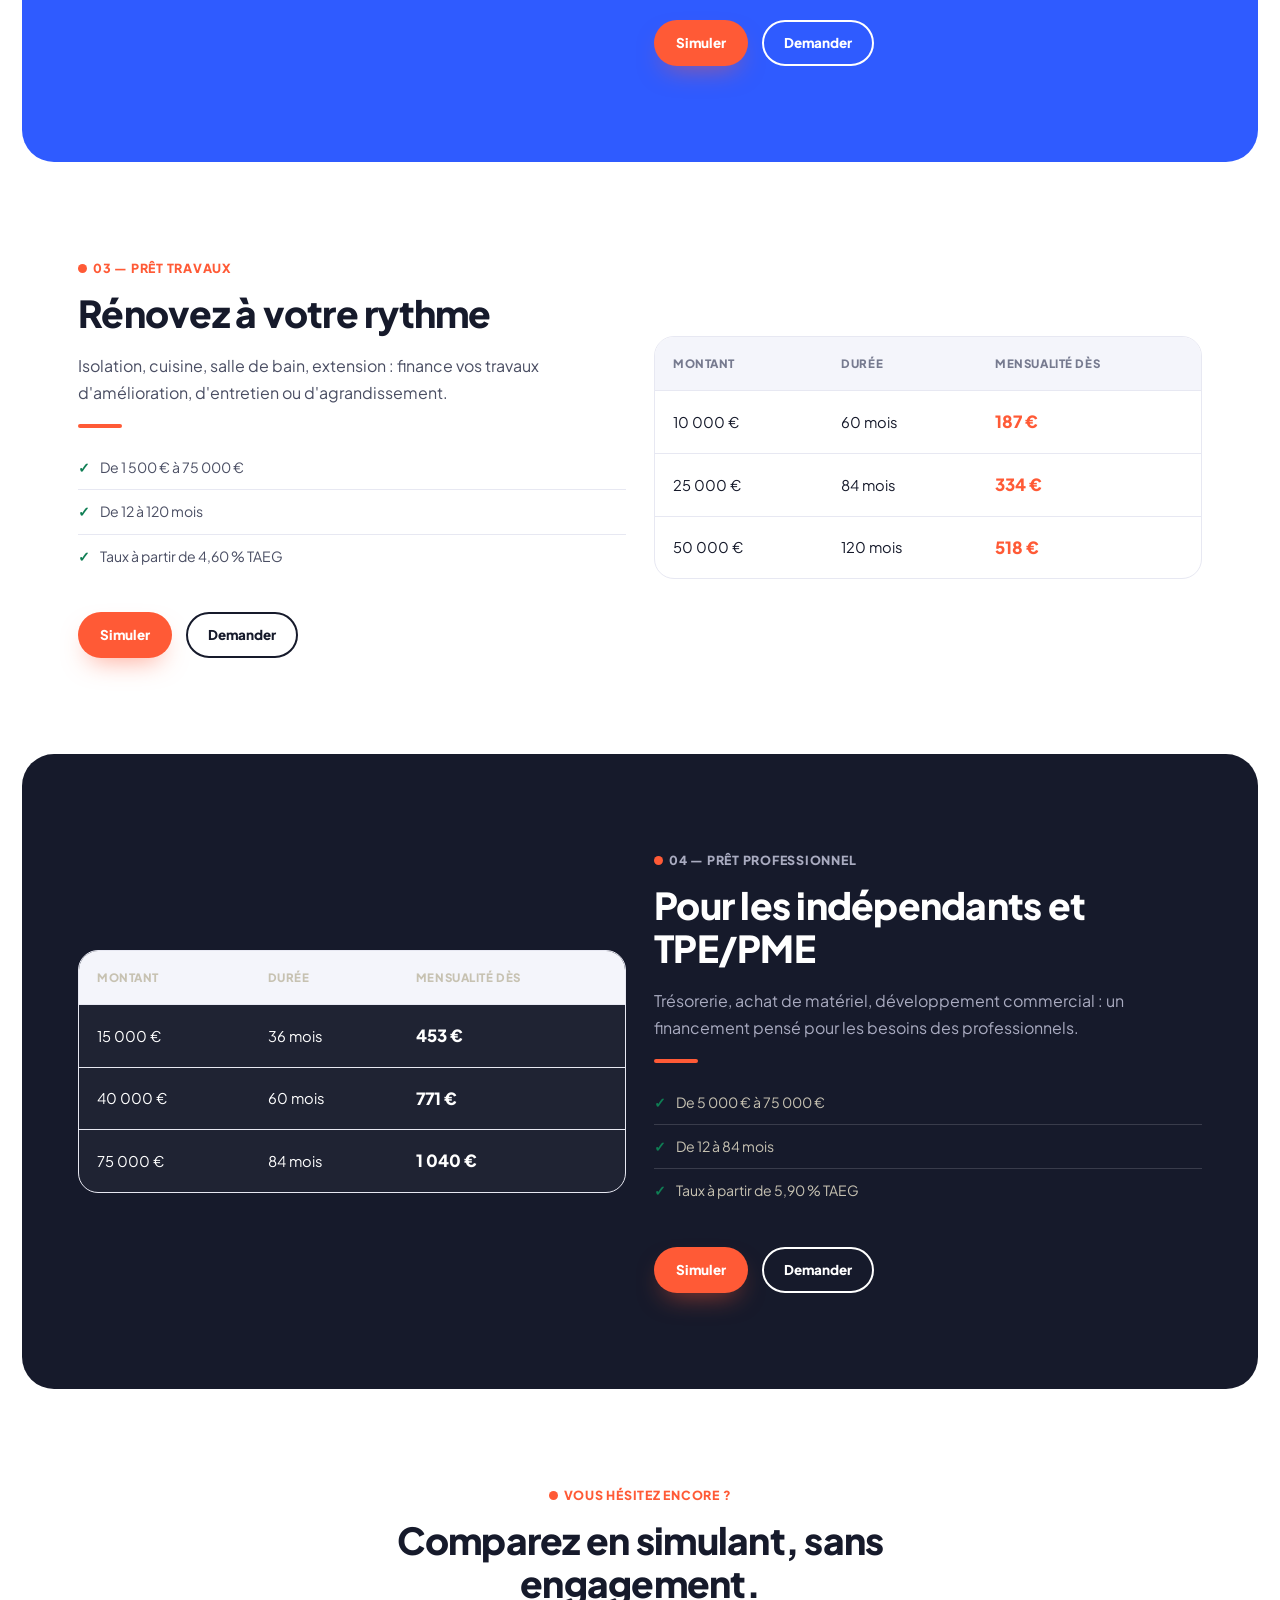
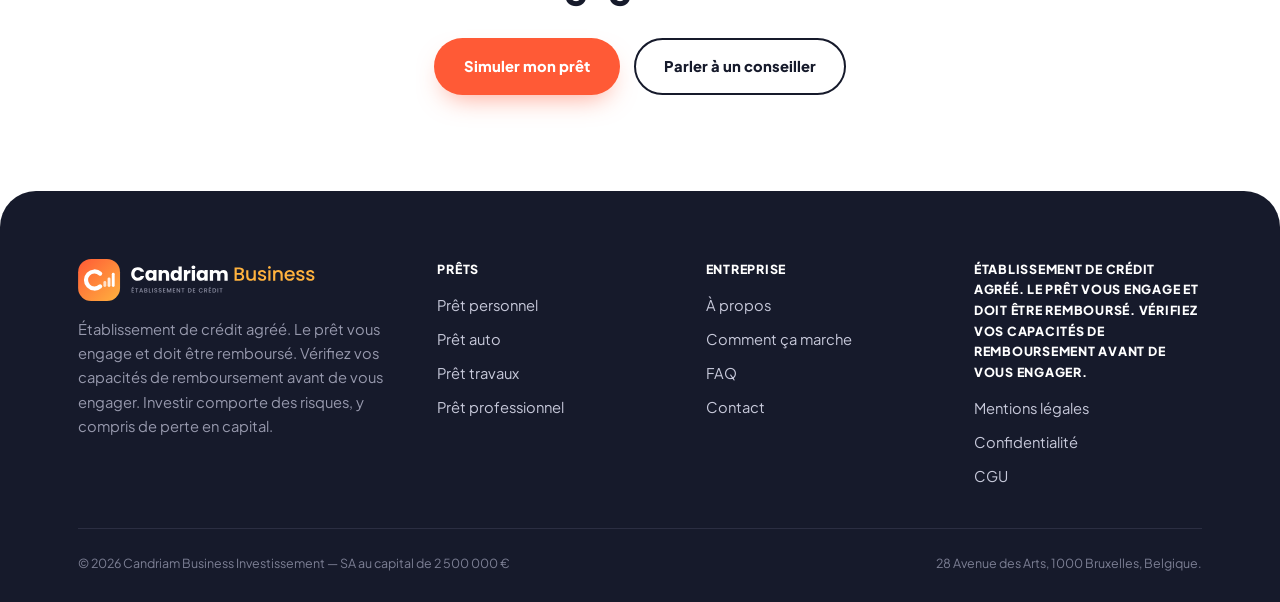
<file: offres.html>
<!doctype html>
<html lang="fr">
<head>
<meta charset="UTF-8">
<meta name="viewport" content="width=device-width, initial-scale=1.0">
<title>Nos prêts — Candriam Business Investissement</title>
<link rel="icon" type="image/svg+xml" href="logo-symbole.svg">
<link rel="icon" type="image/png" sizes="32x32" href="favicon-32.png">
<link rel="apple-touch-icon" href="apple-touch-icon.png">
<meta name="description" content="Comparez nos offres de prêt personnel, auto, travaux et professionnel.">
<link rel="preconnect" href="https://fonts.googleapis.com">
<link href="https://fonts.googleapis.com/css2?family=Fraunces:ital,opsz,wght@0,9..144,500;0,9..144,600;0,9..144,700;1,9..144,500&family=Plus+Jakarta+Sans:wght@400;500;600;700;800&family=JetBrains+Mono:wght@400;500;700&display=swap" rel="stylesheet">
<link rel="stylesheet" href="style.css">
</head>
<body>

<header class="site-header">
  <div class="wrap">
    <a href="index.html" class="brand" aria-label="Candriam Business — Accueil">
  <img src="logo-horizontal.svg" alt="Candriam Business" class="brand-logo" width="246" height="42">
</a>
    <nav class="main-nav">
      <a href="index.html" data-i18n="nav_accueil">Accueil</a>
      <a href="simulation.html" data-i18n="nav_simuler">Simuler un prêt</a>
      <a href="offres.html" class="current" data-i18n="nav_offres">Nos prêts</a>
      <a href="comment-ca-marche.html" data-i18n="nav_comment">Comment ça marche</a>
      <a href="faq.html" data-i18n="nav_faq">FAQ</a>
      <a href="a-propos.html" data-i18n="nav_apropos">À propos</a>
      <a href="contact.html" data-i18n="nav_contact">Contact</a>
    </nav>
    <div class="nav-cta">
      <a href="simulation.html" class="btn btn-outline btn-small" data-i18n="nav_btn_simuler">Simuler</a>
      <a href="demande.html" class="btn btn-primary btn-small" data-i18n="nav_btn_demander">Demander un prêt</a>
      <select id="lang-switch" class="lang-switch" aria-label="Choisir la langue">
        <option value="fr">FR</option>
        <option value="en">EN</option>
        <option value="es">ES</option>
      </select>
      <button class="burger" aria-label="Ouvrir le menu">☰</button>
    </div>
  </div>
</header>


<section class="page-hero">
  <div class="wrap">
    <p class="breadcrumb"><a href="index.html">Accueil</a> / Nos prêts</p>
    <p class="eyebrow">Catalogue</p>
    <h1>Un financement pour chaque étape de votre vie</h1>
    <p class="lede">Quatre familles de prêts, des taux indicatifs transparents, et un simulateur pour affiner votre projet avant de déposer une demande.</p>
  </div>
</section>

<section id="perso">
  <div class="wrap grid-2" style="align-items:center;">
    <div>
      <p class="eyebrow">01 — Prêt personnel</p>
      <h2>Pour les projets qui n'attendent pas</h2>
      <p>Imprévu, mariage, déménagement, équipement : le prêt personnel finance tout projet de la vie courante, sans justificatif d'usage exigé.</p>
      <div class="accent-line"></div>
      <ul class="checklist">
        <li>De 1 000 € à 50 000 €</li>
        <li>De 6 à 84 mois</li>
        <li>Taux à partir de 5,40 % TAEG</li>
      </ul>
      <div class="hero-cta">
        <a href="simulation.html" class="btn btn-primary btn-small">Simuler</a>
        <a href="demande.html" class="btn btn-outline btn-small">Demander</a>
      </div>
    </div>
    <table class="compare">
      <tr><th>Montant</th><th>Durée</th><th>Mensualité dès</th></tr>
      <tr><td>5 000 €</td><td>36 mois</td><td><strong>151 €</strong></td></tr>
      <tr><td>15 000 €</td><td>60 mois</td><td><strong>286 €</strong></td></tr>
      <tr><td>30 000 €</td><td>84 mois</td><td><strong>406 €</strong></td></tr>
    </table>
  </div>
</section>

<section id="auto" class="band-forest">
  <div class="wrap grid-2" style="align-items:center;">
    <table class="compare" style="background:rgba(255,255,255,.04);">
      <tr><th style="color:#DCE4FF;">Montant</th><th style="color:#DCE4FF;">Durée</th><th style="color:#DCE4FF;">Mensualité dès</th></tr>
      <tr style="border-color:rgba(255,255,255,.15);"><td style="color:#fff;">8 000 €</td><td style="color:#fff;">48 mois</td><td><strong style="color:#fff;">183 €</strong></td></tr>
      <tr style="border-color:rgba(255,255,255,.15);"><td style="color:#fff;">18 000 €</td><td style="color:#fff;">60 mois</td><td><strong style="color:#fff;">336 €</strong></td></tr>
      <tr style="border-color:rgba(255,255,255,.15);"><td style="color:#fff;">35 000 €</td><td style="color:#fff;">84 mois</td><td><strong style="color:#fff;">469 €</strong></td></tr>
    </table>
    <div>
      <p class="eyebrow" style="color:#DCE4FF;">02 — Prêt auto & moto</p>
      <h2 style="color:#fff;">Roulez, on s'occupe du financement</h2>
      <p>Véhicule neuf ou d'occasion, chez un professionnel ou entre particuliers, financé au meilleur taux du marché.</p>
      <div class="accent-line"></div>
      <ul class="checklist" style="border-color:rgba(255,255,255,.15);">
        <li style="border-color:rgba(255,255,255,.15);color:#DCE4FF;">De 2 000 € à 75 000 €</li>
        <li style="border-color:rgba(255,255,255,.15);color:#DCE4FF;">De 12 à 84 mois</li>
        <li style="border-color:rgba(255,255,255,.15);color:#DCE4FF;">Taux à partir de 4,20 % TAEG</li>
      </ul>
      <div class="hero-cta">
        <a href="simulation.html" class="btn btn-primary btn-small">Simuler</a>
        <a href="demande.html" class="btn btn-outline btn-small" style="border-color:#fff;color:#fff;">Demander</a>
      </div>
    </div>
  </div>
</section>

<section id="travaux">
  <div class="wrap grid-2" style="align-items:center;">
    <div>
      <p class="eyebrow">03 — Prêt travaux</p>
      <h2>Rénovez à votre rythme</h2>
      <p>Isolation, cuisine, salle de bain, extension : finance vos travaux d'amélioration, d'entretien ou d'agrandissement.</p>
      <div class="accent-line"></div>
      <ul class="checklist">
        <li>De 1 500 € à 75 000 €</li>
        <li>De 12 à 120 mois</li>
        <li>Taux à partir de 4,60 % TAEG</li>
      </ul>
      <div class="hero-cta">
        <a href="simulation.html" class="btn btn-primary btn-small">Simuler</a>
        <a href="demande.html" class="btn btn-outline btn-small">Demander</a>
      </div>
    </div>
    <table class="compare">
      <tr><th>Montant</th><th>Durée</th><th>Mensualité dès</th></tr>
      <tr><td>10 000 €</td><td>60 mois</td><td><strong>187 €</strong></td></tr>
      <tr><td>25 000 €</td><td>84 mois</td><td><strong>334 €</strong></td></tr>
      <tr><td>50 000 €</td><td>120 mois</td><td><strong>518 €</strong></td></tr>
    </table>
  </div>
</section>

<section id="pro" class="band">
  <div class="wrap grid-2" style="align-items:center;">
    <table class="compare" style="background:rgba(255,255,255,.04);">
      <tr><th style="color:#C7C2B2;">Montant</th><th style="color:#C7C2B2;">Durée</th><th style="color:#C7C2B2;">Mensualité dès</th></tr>
      <tr style="border-color:rgba(255,255,255,.12);"><td style="color:#fff;">15 000 €</td><td style="color:#fff;">36 mois</td><td><strong style="color:#fff;">453 €</strong></td></tr>
      <tr style="border-color:rgba(255,255,255,.12);"><td style="color:#fff;">40 000 €</td><td style="color:#fff;">60 mois</td><td><strong style="color:#fff;">771 €</strong></td></tr>
      <tr style="border-color:rgba(255,255,255,.12);"><td style="color:#fff;">75 000 €</td><td style="color:#fff;">84 mois</td><td><strong style="color:#fff;">1 040 €</strong></td></tr>
    </table>
    <div>
      <p class="eyebrow">04 — Prêt professionnel</p>
      <h2 style="color:#fff;">Pour les indépendants et TPE/PME</h2>
      <p>Trésorerie, achat de matériel, développement commercial : un financement pensé pour les besoins des professionnels.</p>
      <div class="accent-line"></div>
      <ul class="checklist" style="border-color:rgba(255,255,255,.15);">
        <li style="border-color:rgba(255,255,255,.15);color:#C7C2B2;">De 5 000 € à 75 000 €</li>
        <li style="border-color:rgba(255,255,255,.15);color:#C7C2B2;">De 12 à 84 mois</li>
        <li style="border-color:rgba(255,255,255,.15);color:#C7C2B2;">Taux à partir de 5,90 % TAEG</li>
      </ul>
      <div class="hero-cta">
        <a href="simulation.html" class="btn btn-primary btn-small">Simuler</a>
        <a href="demande.html" class="btn btn-outline btn-small" style="border-color:#fff;color:#fff;">Demander</a>
      </div>
    </div>
  </div>
</section>

<section class="cta-band">
  <div class="wrap">
    <p class="eyebrow" style="justify-content:center;">Vous hésitez encore ?</p>
    <h2>Comparez en simulant, sans engagement.</h2>
    <div class="hero-cta" style="justify-content:center;">
      <a href="simulation.html" class="btn btn-primary">Simuler mon prêt</a>
      <a href="contact.html" class="btn btn-outline">Parler à un conseiller</a>
    </div>
  </div>
</section>


<footer class="site-footer">
  <div class="wrap">
    <div class="footer-grid">
      <div class="footer-brand">
        <a href="index.html" class="brand" style="margin-bottom:16px;" aria-label="Candriam Business — Accueil">
  <img src="logo-horizontal-blanc.svg" alt="Candriam Business" class="brand-logo" width="246" height="42">
</a>
        <p data-i18n="footer_disclaimer">Établissement de crédit agréé. Le prêt vous engage et doit être remboursé. Vérifiez vos capacités de remboursement avant de vous engager.</p>
      </div>
      <div>
        <h4 data-i18n="footer_prets">Prêts</h4>
        <ul>
          <li><a href="offres.html#perso" data-i18n="footer_pret_perso">Prêt personnel</a></li>
          <li><a href="offres.html#auto" data-i18n="footer_pret_auto">Prêt auto</a></li>
          <li><a href="offres.html#travaux" data-i18n="footer_pret_travaux">Prêt travaux</a></li>
          <li><a href="offres.html#pro" data-i18n="footer_pret_pro">Prêt professionnel</a></li>
        </ul>
      </div>
      <div>
        <h4 data-i18n="footer_entreprise">Entreprise</h4>
        <ul>
          <li><a href="a-propos.html" data-i18n="footer_apropos">À propos</a></li>
          <li><a href="comment-ca-marche.html" data-i18n="footer_comment">Comment ça marche</a></li>
          <li><a href="faq.html" data-i18n="footer_faq">FAQ</a></li>
          <li><a href="contact.html" data-i18n="footer_contact">Contact</a></li>
        </ul>
      </div>
      <div>
        <h4 data-i18n="footer_legal">Légal</h4>
        <ul>
          <li><a href="mentions-legales.html" data-i18n="footer_mentions">Mentions légales</a></li>
          <li><a href="mentions-legales.html#confidentialite" data-i18n="footer_confidentialite">Confidentialité</a></li>
          <li><a href="mentions-legales.html#cgu" data-i18n="footer_cgu">CGU</a></li>
        </ul>
      </div>
    </div>
    <div class="footer-bottom">
      <span>© 2026 Candriam Business Investissement — SA au capital de 2 500 000 €</span>
      <span>28 Avenue des Arts, 1000 Bruxelles, Belgique.</span>
    </div>
  </div>
</footer>


<script src="i18n.js"></script>
<script src="lang.js"></script>
<script src="script.js"></script>
</body>
</html>
</file>
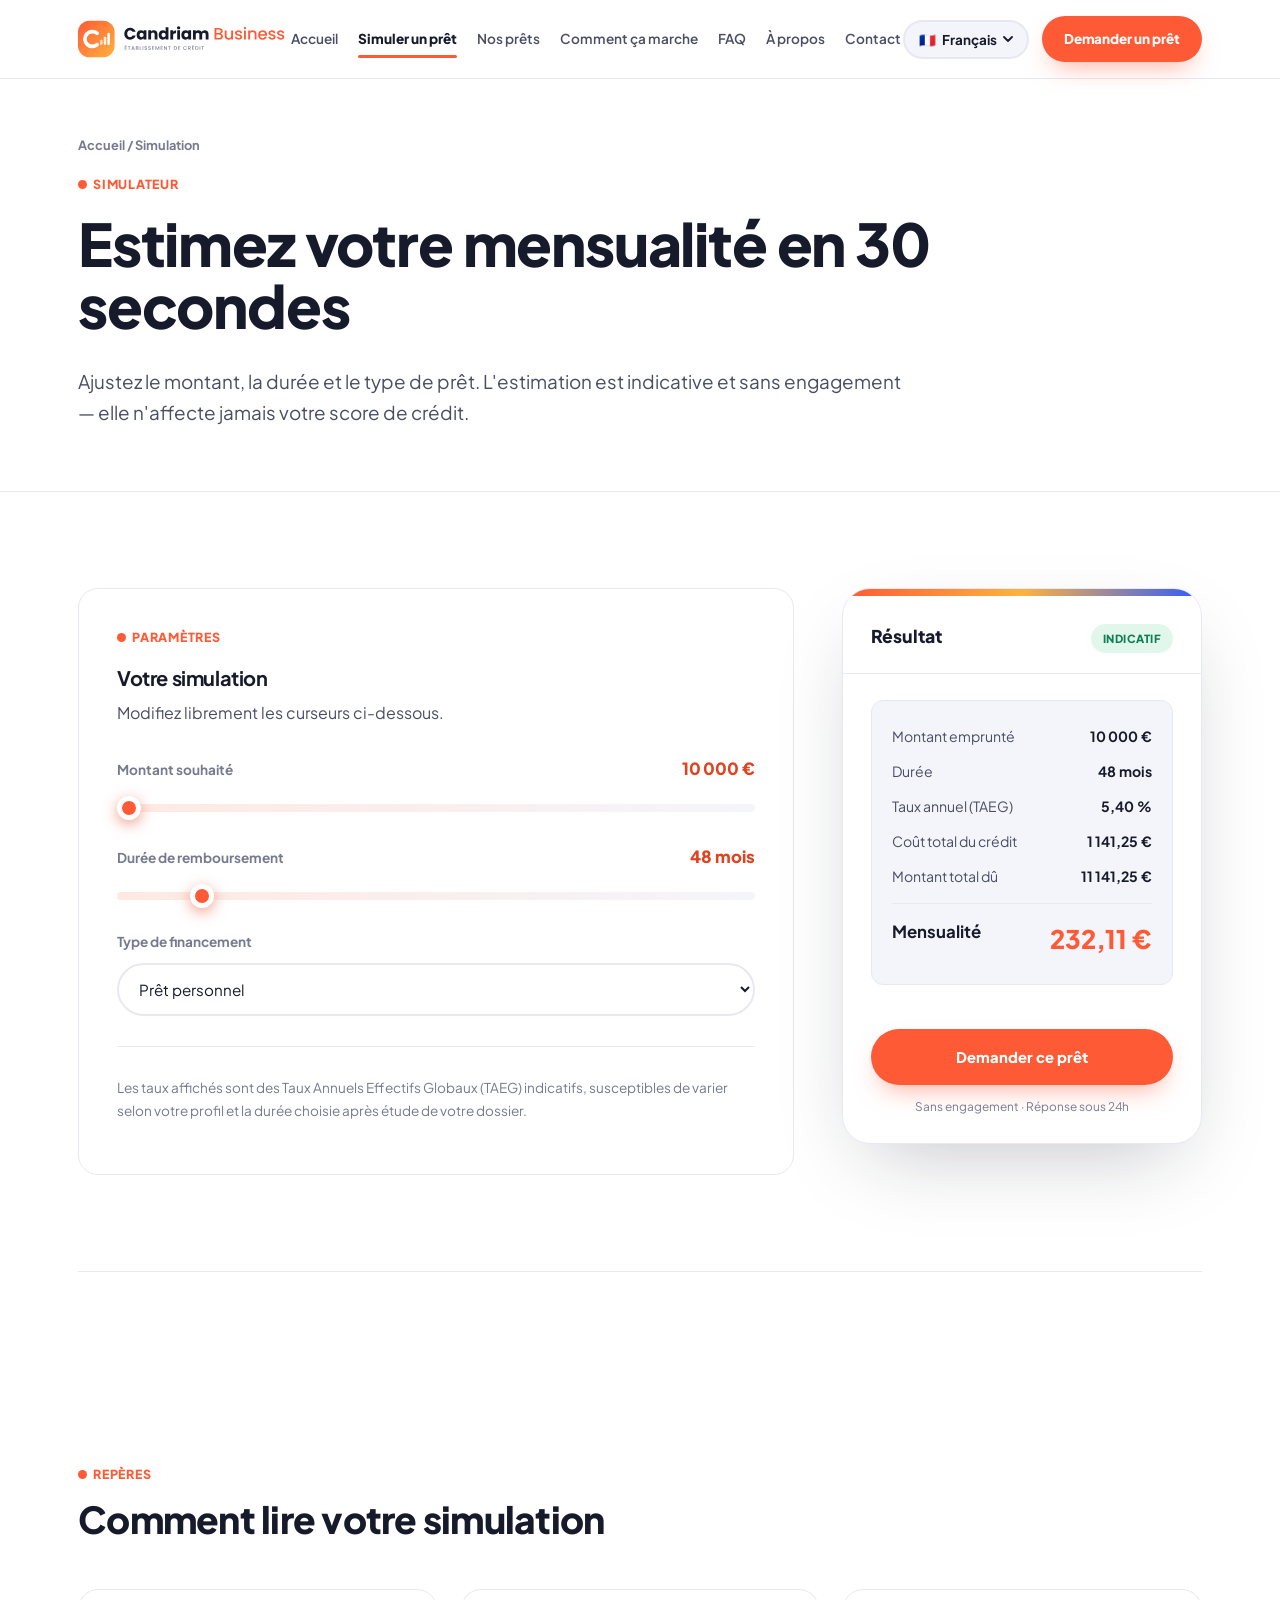
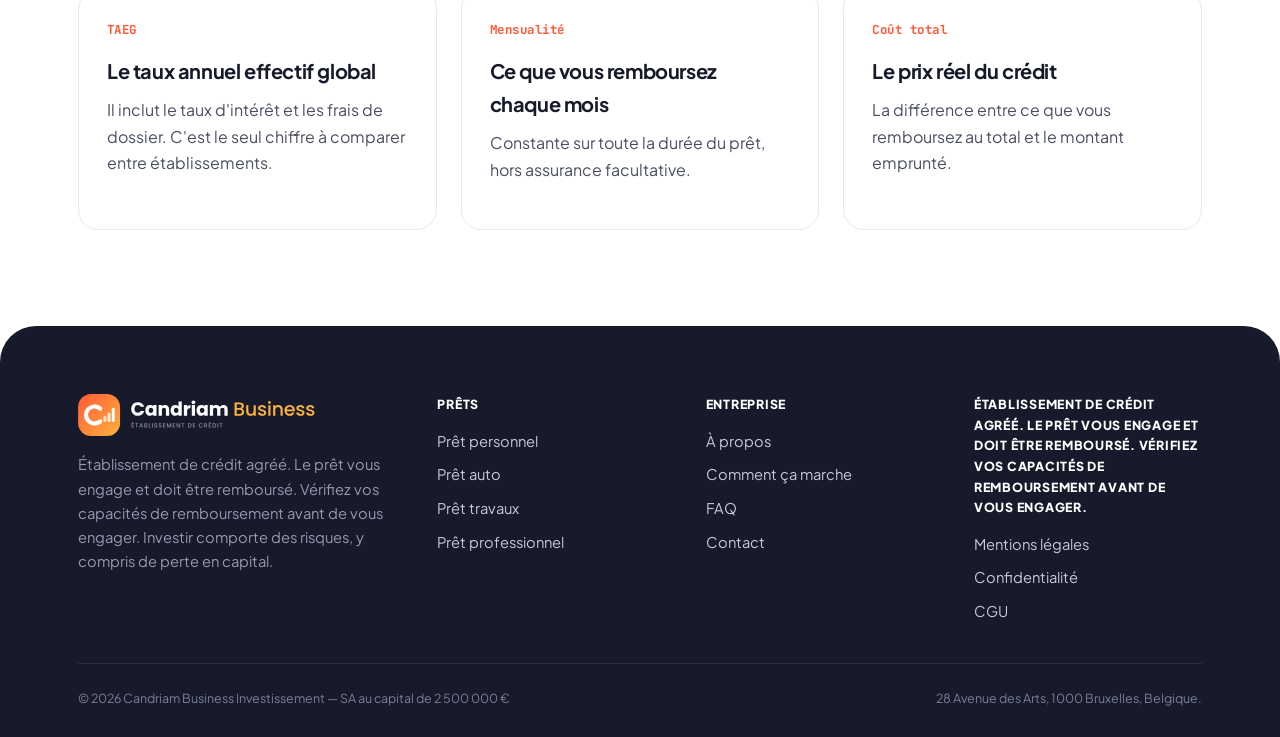
<file: simulation.html>
<!doctype html>
<html lang="fr">
<head>
<meta charset="UTF-8">
<meta name="viewport" content="width=device-width, initial-scale=1.0">
<title>Simuler un prêt — Candriam Business Investissement</title>
<link rel="icon" type="image/svg+xml" href="logo-symbole.svg">
<link rel="icon" type="image/png" sizes="32x32" href="favicon-32.png">
<link rel="apple-touch-icon" href="apple-touch-icon.png">
<meta name="description" content="Simulez gratuitement votre prêt personnel, auto, travaux ou professionnel et estimez votre mensualité en temps réel.">
<link rel="preconnect" href="https://fonts.googleapis.com">
<link href="https://fonts.googleapis.com/css2?family=Fraunces:ital,opsz,wght@0,9..144,500;0,9..144,600;0,9..144,700;1,9..144,500&family=Plus+Jakarta+Sans:wght@400;500;600;700;800&family=JetBrains+Mono:wght@400;500;700&display=swap" rel="stylesheet">
<link rel="stylesheet" href="style.css">
</head>
<body>

<header class="site-header">
  <div class="wrap">
    <a href="index.html" class="brand" aria-label="Candriam Business — Accueil">
  <img src="logo-horizontal.svg" alt="Candriam Business" class="brand-logo" width="246" height="42">
</a>
    <nav class="main-nav">
      <a href="index.html" data-i18n="nav_accueil">Accueil</a>
      <a href="simulation.html" class="current" data-i18n="nav_simuler">Simuler un prêt</a>
      <a href="offres.html" data-i18n="nav_offres">Nos prêts</a>
      <a href="comment-ca-marche.html" data-i18n="nav_comment">Comment ça marche</a>
      <a href="faq.html" data-i18n="nav_faq">FAQ</a>
      <a href="a-propos.html" data-i18n="nav_apropos">À propos</a>
      <a href="contact.html" data-i18n="nav_contact">Contact</a>
    </nav>
    <div class="nav-cta">
      <a href="simulation.html" class="btn btn-outline btn-small" data-i18n="nav_btn_simuler">Simuler</a>
      <a href="demande.html" class="btn btn-primary btn-small" data-i18n="nav_btn_demander">Demander un prêt</a>
      <select id="lang-switch" class="lang-switch" aria-label="Choisir la langue">
        <option value="fr">FR</option>
        <option value="en">EN</option>
        <option value="es">ES</option>
      </select>
      <button class="burger" aria-label="Ouvrir le menu">☰</button>
    </div>
  </div>
</header>

<section class="page-hero">
  <div class="wrap">
    <p class="breadcrumb"><a href="index.html">Accueil</a> / Simulation</p>
    <p class="eyebrow">Simulateur</p>
    <h1>Estimez votre mensualité en 30 secondes</h1>
    <p class="lede">Ajustez le montant, la durée et le type de prêt. L'estimation est indicative et sans engagement — elle n'affecte jamais votre score de crédit.</p>
  </div>
</section>

<section>
  <div class="wrap form-shell">
    <div class="panel">
      <p class="eyebrow">Paramètres</p>
      <h3>Votre simulation</h3>
      <p style="margin-bottom:28px;">Modifiez librement les curseurs ci-dessous.</p>

      <div class="field">
        <label>Montant souhaité <span class="val" id="sim-amount-val">10 000 €</span></label>
        <input type="range" id="sim-amount" min="1000" max="200000000" step="1000" value="10000">

      </div>
      <div class="field">
        <label>Durée de remboursement <span class="val" id="sim-duration-val">48 mois</span></label>
        <input type="range" id="sim-duration" min="6" max="360" step="6" value="48">
      </div>
      <div class="field" style="margin-bottom:0;">
        <label>Type de financement</label>
        <select id="sim-type">
          <option value="perso">Prêt personnel — 5,40 % indicatif</option>
          <option value="auto">Prêt auto / moto — 4,20 % indicatif</option>
          <option value="travaux">Prêt travaux — 4,60 % indicatif</option>
          <option value="pro">Prêt professionnel — 5,90 % indicatif</option>
        </select>
      </div>

      <hr class="rule" style="margin:30px 0;">

      <p style="font-size:.85rem;color:var(--muted);">Les taux affichés sont des Taux Annuels Effectifs Globaux (TAEG) indicatifs, susceptibles de varier selon votre profil et la durée choisie après étude de votre dossier.</p>
    </div>

    <div class="sticky-note">
      <div class="ledger">
        <div class="ledger-head">
          <strong>Résultat</strong>
          <span class="tag">Indicatif</span>
        </div>
        <div class="ledger-body">
          <div class="ledger-result" style="margin-top:0;">
            <div class="row"><span>Montant emprunté</span><strong id="sim-amount-echo">10 000 €</strong></div>
            <div class="row"><span>Durée</span><strong id="sim-duration-echo">48 mois</strong></div>
            <div class="row"><span>Taux annuel (TAEG)</span><strong id="sim-taux">—</strong></div>
            <div class="row"><span>Coût total du crédit</span><strong id="sim-cout">—</strong></div>
            <div class="row"><span>Montant total dû</span><strong id="sim-total">—</strong></div>
            <div class="row total"><span>Mensualité</span><strong id="sim-mensualite">—</strong></div>
          </div>
        </div>
        <div class="ledger-foot" style="flex-direction:column;align-items:stretch;gap:12px;">
          <a id="sim-to-demande" href="demande.html" class="btn btn-primary" style="justify-content:center;">Demander ce prêt</a>
          <small style="text-align:center;">Sans engagement · Réponse sous 24h</small>
        </div>
      </div>
    </div>
  </div>
</section>

<section style="padding-top:0;">
  <div class="wrap">
    <hr class="rule">
  </div>
</section>

<section>
  <div class="wrap">
    <div class="section-head">
      <p class="eyebrow">Repères</p>
      <h2>Comment lire votre simulation</h2>
    </div>
    <div class="grid-3">
      <div class="card">
        <span class="num">TAEG</span>
        <h3>Le taux annuel effectif global</h3>
        <p>Il inclut le taux d'intérêt et les frais de dossier. C'est le seul chiffre à comparer entre établissements.</p>
      </div>
      <div class="card">
        <span class="num">Mensualité</span>
        <h3>Ce que vous remboursez chaque mois</h3>
        <p>Constante sur toute la durée du prêt, hors assurance facultative.</p>
      </div>
      <div class="card">
        <span class="num">Coût total</span>
        <h3>Le prix réel du crédit</h3>
        <p>La différence entre ce que vous remboursez au total et le montant emprunté.</p>
      </div>
    </div>
  </div>
</section>

<footer class="site-footer">
  <div class="wrap">
    <div class="footer-grid">
      <div class="footer-brand">
        <a href="index.html" class="brand" style="margin-bottom:16px;" aria-label="Candriam Business — Accueil">
  <img src="logo-horizontal-blanc.svg" alt="Candriam Business" class="brand-logo" width="246" height="42">
</a>
        <p data-i18n="footer_disclaimer">Établissement de crédit agréé. Le prêt vous engage et doit être remboursé. Vérifiez vos capacités de remboursement avant de vous engager.</p>
      </div>
      <div>
        <h4 data-i18n="footer_prets">Prêts</h4>
        <ul>
          <li><a href="offres.html#perso" data-i18n="footer_pret_perso">Prêt personnel</a></li>
          <li><a href="offres.html#auto" data-i18n="footer_pret_auto">Prêt auto</a></li>
          <li><a href="offres.html#travaux" data-i18n="footer_pret_travaux">Prêt travaux</a></li>
          <li><a href="offres.html#pro" data-i18n="footer_pret_pro">Prêt professionnel</a></li>
        </ul>
      </div>
      <div>
        <h4 data-i18n="footer_entreprise">Entreprise</h4>
        <ul>
          <li><a href="a-propos.html" data-i18n="footer_apropos">À propos</a></li>
          <li><a href="comment-ca-marche.html" data-i18n="footer_comment">Comment ça marche</a></li>
          <li><a href="faq.html" data-i18n="footer_faq">FAQ</a></li>
          <li><a href="contact.html" data-i18n="footer_contact">Contact</a></li>
        </ul>
      </div>
      <div>
        <h4 data-i18n="footer_legal">Légal</h4>
        <ul>
          <li><a href="mentions-legales.html" data-i18n="footer_mentions">Mentions légales</a></li>
          <li><a href="mentions-legales.html#confidentialite" data-i18n="footer_confidentialite">Confidentialité</a></li>
          <li><a href="mentions-legales.html#cgu" data-i18n="footer_cgu">CGU</a></li>
        </ul>
      </div>
    </div>
    <div class="footer-bottom">
      <span>© 2026 Candriam Business Investissement — SA au capital de 2 500 000 €</span>
      <span>28 Avenue des Arts, 1000 Bruxelles, Belgique.</span>
    </div>
  </div>
</footer>

<script src="i18n.js"></script>
<script src="lang.js"></script>
<script src="script.js"></script>
<script>
  // Synchronisation des champs écho (montant / durée) sur cette page
  document.addEventListener("DOMContentLoaded", () => {
    const amount = document.getElementById("sim-amount");
    const duration = document.getElementById("sim-duration");
    const amountEcho = document.getElementById("sim-amount-echo");
    const durationEcho = document.getElementById("sim-duration-echo");
    function sync() {
      amountEcho.textContent = document.getElementById("sim-amount-val").textContent;
      durationEcho.textContent = document.getElementById("sim-duration-val").textContent;
    }
    amount.addEventListener("input", sync);
    duration.addEventListener("input", sync);
    sync();
  });
</script>
</body>
</html>
</file>
<file: style.css>
/* ===========================================================
   France Active Investissement — feuille de style partagée
   Direction : fintech moderne, façon "broker de crédit en ligne"
   (inspirée financiar24.es) — couleur vive, blanc, pilules, gros chiffres
   =========================================================== */

:root{
  --ink: #161A2B;
  --ink-soft: #4A4E63;
  --paper: #FFFFFF;
  --paper-deep: #F4F5FB;
  --white: #FFFFFF;
  --primary: #FF5A36;
  --primary-dark: #E0431F;
  --primary-tint: #FFE9E2;
  --blue: #2F5BFF;
  --blue-dark: #1E40D6;
  --blue-tint: #E8EDFF;
  --sage: #16A06A;
  --sage-dark: #0F7E54;
  --sage-tint: #E1F7EC;
  --gold: #FFB23E;
  --muted: #767A8F;
  --line: #E7E8F2;
  --error: #D6362A;

  --serif: "Fraunces", "Iowan Old Style", Georgia, serif;
  --sans: "Plus Jakarta Sans", -apple-system, BlinkMacSystemFont, "Segoe UI", sans-serif;
  --mono: "JetBrains Mono", "SFMono-Regular", Menlo, monospace;

  --max: 1180px;
  --radius: 20px;
  --radius-sm: 12px;
  --radius-pill: 999px;
  --shadow-soft: 0 20px 45px -28px rgba(22,26,43,.25);
  --shadow-lift: 0 30px 80px -28px rgba(22,26,43,.28);
}

*{box-sizing:border-box;}
html{scroll-behavior:smooth;}
body{
  margin:0;
  background:var(--paper);
  color:var(--ink);
  font-family:var(--sans);
  font-size:16px;
  line-height:1.65;
  -webkit-font-smoothing:antialiased;
}

img{max-width:100%;display:block;}
a{color:inherit;}

h1,h2,h3,h4{
  font-family:var(--sans);
  font-weight:800;
  margin:0 0 .5em;
  color:var(--ink);
  letter-spacing:-0.02em;
}
h1{font-size:clamp(2.5rem,4.6vw,3.7rem); line-height:1.05;}
h2{font-size:clamp(1.75rem,2.9vw,2.35rem); line-height:1.15;}
h3{font-size:1.25rem;font-weight:700;}
p{margin:0 0 1em;color:var(--ink-soft);}
.lede{font-size:1.18rem;color:var(--ink-soft);}

.eyebrow{
  font-family:var(--sans);
  font-weight:800;
  font-size:.78rem;
  letter-spacing:.06em;
  text-transform:uppercase;
  color:var(--primary);
  display:flex;
  align-items:center;
  gap:.5em;
  margin-bottom:1.1em;
}
.eyebrow::before{
  content:"";
  width:9px;height:9px;border-radius:50%;
  background:var(--primary);
  display:inline-block;
}

.wrap{max-width:var(--max);margin:0 auto;padding:0 28px;}
section{padding:96px 0;}
@media (max-width:760px){ section{padding:56px 0;} }

hr.rule{border:none;border-top:1px solid var(--line);margin:0;}

/* ---------- Header ---------- */
.site-header{
  position:sticky; top:0; z-index:50;
  background:rgba(255,255,255,.92);
  backdrop-filter:blur(8px);
  border-bottom:1px solid var(--line);
}
.site-header .wrap{
  display:flex;align-items:center;justify-content:space-between;
  padding-top:16px;padding-bottom:16px;
}
.brand{
  display:flex;align-items:center;gap:.7em;
  text-decoration:none;color:var(--ink);
}
.brand-mark{
  width:40px;height:40px;border-radius:13px;
  background:linear-gradient(155deg, var(--primary), var(--gold));
  display:flex;align-items:center;justify-content:center;
  font-family:var(--sans); font-weight:800; font-size:1.02rem; color:var(--white);
  flex:none;
}
.brand-name{font-family:var(--sans);font-weight:800;font-size:1.05rem;line-height:1.15;}
.brand-name span{display:block;font-family:var(--sans);font-size:.66rem;letter-spacing:.04em;color:var(--muted);text-transform:uppercase;font-weight:600;margin-top:2px;}

nav.main-nav{display:flex;gap:1.9em;align-items:center;}
nav.main-nav a{
  text-decoration:none;font-size:.93rem;font-weight:600;color:var(--ink-soft);
  position:relative;padding:6px 2px;
}
nav.main-nav a:hover{color:var(--primary);}
nav.main-nav a.current{color:var(--ink);font-weight:800;}
nav.main-nav a.current::after{
  content:"";position:absolute;left:2px;right:2px;bottom:-2px;height:3px;border-radius:2px;background:var(--primary);
}

.btn{
  display:inline-flex;align-items:center;gap:.5em;
  font-family:var(--sans);font-weight:800;font-size:.92rem;
  padding:14px 28px;border-radius:var(--radius-pill);
  text-decoration:none;border:2px solid transparent;cursor:pointer;
  transition:transform .18s ease, background .18s ease, border-color .18s ease, color .18s ease, box-shadow .18s ease;
}
.btn-primary{background:var(--primary);color:var(--white);box-shadow:0 12px 26px -10px rgba(255,90,54,.55);}
.btn-primary:hover{background:var(--primary-dark);transform:translateY(-2px);box-shadow:0 16px 30px -10px rgba(255,90,54,.65);}
.btn-outline{border-color:var(--ink);color:var(--ink);background:transparent;}
.btn-outline:hover{background:var(--ink);color:var(--white);transform:translateY(-2px);}
.btn-ghost{color:var(--ink-soft);padding:13px 6px;border-radius:0;}
.btn-ghost:hover{color:var(--primary);}
.btn-small{padding:10px 20px;font-size:.84rem;}
.btn:active{transform:scale(.97);}

.nav-cta{display:flex;gap:.8em;align-items:center;}
.lang-switch{
  font-family:var(--sans);font-weight:700;font-size:.82rem;color:var(--ink);
  border:1.5px solid var(--line);border-radius:var(--radius-pill);
  padding:8px 14px;background:var(--white);cursor:pointer;
}
.lang-switch:focus{outline:none;border-color:var(--primary);}
/* Ancien <select> de langue : remplacé par le sélecteur injecté par lang.js */
.nav-cta .lang-switch{display:none;}
.burger{display:none;}

/* --- Menu mobile ---
   Le menu est en position:absolute sous le header (et non plus fixed) :
   le backdrop-filter du header en faisait le bloc conteneur des éléments
   fixed, ce qui laissait le menu "déborder" sur le contenu de la page. */
@media (max-width:880px){
  nav.main-nav{
    position:absolute; top:100%; left:0; right:0;
    max-height:calc(100vh - 80px); max-height:calc(100dvh - 80px);
    overflow-y:auto;
    background:var(--paper);
    flex-direction:column; align-items:flex-start;
    padding:24px 28px 32px; gap:1.2em;
    border-top:1px solid var(--line);
    border-bottom:1px solid var(--line);
    box-shadow:0 30px 50px -30px rgba(22,26,43,.25);
    opacity:0; visibility:hidden; pointer-events:none;
    transform:translateY(-10px);
    transition:opacity .2s ease, transform .2s ease, visibility 0s linear .2s;
  }
  nav.main-nav.open{
    opacity:1; visibility:visible; pointer-events:auto;
    transform:translateY(0);
    transition:opacity .2s ease, transform .2s ease, visibility 0s;
  }
  nav.main-nav a{font-size:1.1rem;}
  .burger{
    display:block;background:var(--white);border:1px solid var(--line);border-radius:var(--radius-sm);
    width:42px;height:42px;cursor:pointer;font-size:1.1rem;line-height:1;flex:none;
  }
  .nav-cta .btn-outline{display:none;}
}

/* --- Header compact sur petit écran --- */
@media (max-width:640px){
  .site-header .wrap{padding-top:12px;padding-bottom:12px;gap:12px;}
  .nav-cta{gap:.6em;}
  .nav-cta .btn{display:none;}
  .brand-logo{height:34px;}
  .lang-switch{padding:7px 10px;}
}

/* ---------- Footer ---------- */
.site-footer{
  background:var(--ink); color:#C7C9DA;
  padding:68px 0 28px;
  border-radius:36px 36px 0 0;
}
.site-footer a{color:#C7C9DA;text-decoration:none;}
.site-footer a:hover{color:var(--gold);}
.footer-grid{
  display:grid;grid-template-columns:1.4fr 1fr 1fr 1fr;gap:40px;
  padding-bottom:40px;
}
.footer-grid h4{color:var(--white);font-size:.78rem;letter-spacing:.06em;text-transform:uppercase;font-family:var(--sans);font-weight:800;margin-bottom:1.1em;}
.footer-grid ul{list-style:none;margin:0;padding:0;display:flex;flex-direction:column;gap:.65em;font-size:.92rem;}
.footer-grid p{color:#9799AD;font-size:.92rem;}
.footer-brand .brand-mark{box-shadow:0 0 0 3px rgba(255,255,255,.08);}
.footer-bottom{
  border-top:1px solid #2B2E42;padding-top:24px;
  display:flex;justify-content:space-between;flex-wrap:wrap;gap:10px;
  font-size:.78rem;color:#7C7F94;
}
@media (max-width:760px){ .footer-grid{grid-template-columns:1fr 1fr;} }

/* ---------- Ledger card -> carte de simulation fintech ---------- */
.ledger{
  background:var(--white);
  border:1px solid var(--line);
  border-radius:28px;
  box-shadow:var(--shadow-lift);
  position:relative;
  overflow:hidden;
}
.ledger::before{
  content:"";position:absolute;top:0;left:0;right:0;height:7px;
  background:linear-gradient(90deg, var(--primary), var(--gold), var(--blue));
}
.ledger-head{
  padding:26px 28px 20px;border-bottom:1px solid var(--line);
  display:flex;justify-content:space-between;align-items:baseline;
  margin-top:7px;
}
.ledger-head strong{font-family:var(--sans);font-weight:800;font-size:1.1rem;}
.ledger-head .tag{
  font-size:.7rem;letter-spacing:.04em;text-transform:uppercase;color:var(--sage-dark);
  background:var(--sage-tint);padding:5px 12px;border-radius:var(--radius-pill);font-weight:800;
}
.ledger-body{padding:26px 28px;}

.field{margin-bottom:24px;}
.field label{
  display:flex;justify-content:space-between;align-items:baseline;
  font-size:.85rem;color:var(--muted);margin-bottom:10px;
  font-weight:700;
}
.field label .val{font-family:var(--sans);color:var(--primary-dark);font-weight:800;font-size:1.05rem;}
input[type=range]{
  -webkit-appearance:none;width:100%;height:8px;border-radius:99px;
  background:linear-gradient(90deg, var(--primary-tint), var(--paper-deep)); outline:none;margin:0;
}
input[type=range]::-webkit-slider-thumb{
  -webkit-appearance:none;width:24px;height:24px;border-radius:50%;
  background:var(--primary);cursor:pointer;border:5px solid var(--white);box-shadow:0 4px 14px rgba(224,67,31,.5);
}
input[type=range]::-moz-range-thumb{
  width:24px;height:24px;border-radius:50%;background:var(--primary);cursor:pointer;border:5px solid var(--white);box-shadow:0 4px 14px rgba(224,67,31,.5);
}

select, input[type=text], input[type=email], input[type=tel], input[type=number], textarea{
  width:100%;font-family:var(--sans);font-size:.95rem;color:var(--ink);
  padding:14px 16px;border:2px solid var(--line);border-radius:var(--radius-pill);
  background:var(--white);
}
textarea{border-radius:var(--radius-sm);}
select:focus, input:focus, textarea:focus{
  outline:none;border-color:var(--primary);box-shadow:0 0 0 4px var(--primary-tint);
}
textarea{resize:vertical;min-height:110px;font-family:var(--sans);}

.ledger-result{
  margin-top:6px;background:var(--paper-deep);border:1px solid var(--line);border-radius:var(--radius-sm);padding:18px 20px;
}
.ledger-result .row{display:flex;justify-content:space-between;font-size:.88rem;padding:6px 0;color:var(--ink-soft);}
.ledger-result .row strong{color:var(--ink);font-family:var(--sans);}
.ledger-result .row.total{
  border-top:1px solid var(--line);margin-top:8px;padding-top:14px;
  font-size:1.05rem;color:var(--ink);font-weight:700;
}
.ledger-result .row.total strong{font-size:1.6rem;color:var(--primary);font-family:var(--sans);font-weight:800;}

.ledger-foot{
  padding:18px 28px 26px;display:flex;justify-content:space-between;align-items:center;gap:10px;
}
.ledger-foot small{font-size:.74rem;color:var(--muted);}

/* puces de montant façon financiar24 */
.amount-chips{display:flex;flex-wrap:wrap;gap:8px;margin-bottom:24px;}
.amount-chips button{
  border:2px solid var(--line);background:var(--white);color:var(--ink-soft);
  padding:9px 16px;border-radius:var(--radius-pill);font-family:var(--sans);font-weight:700;font-size:.85rem;
  cursor:pointer;transition:all .15s ease;
}
.amount-chips button.active{background:var(--primary);border-color:var(--primary);color:var(--white);}
.amount-chips button:hover:not(.active){border-color:var(--primary);color:var(--primary);}

/* ---------- Hero ---------- */
.hero{padding:60px 0 100px;position:relative;overflow:hidden;}
.hero .wrap{display:grid;grid-template-columns:1.05fr .95fr;gap:64px;align-items:start;position:relative;z-index:1;}
.hero-copy p.lede{max-width:46ch;}
.hero-stats{display:flex;gap:14px;margin-top:40px;flex-wrap:wrap;}
.hero-stats div{
  background:var(--paper-deep);border:1px solid var(--line);border-radius:16px;padding:16px 18px;min-width:0;
}
.hero-stats div strong{display:block;font-family:var(--sans);font-weight:800;font-size:1.7rem;color:var(--primary);}
.hero-stats div span{font-size:.74rem;color:var(--muted);font-weight:700;text-transform:uppercase;letter-spacing:.03em;}
.hero-cta{display:flex;gap:14px;margin-top:34px;flex-wrap:wrap;}
.hero-blob{
  position:absolute;border-radius:50%;filter:blur(70px);opacity:.35;z-index:0;
}
@media (max-width:980px){
  .hero .wrap{grid-template-columns:1fr;}
}

/* ---------- Generic sections ---------- */
.section-head{max-width:640px;margin-bottom:48px;}
.section-head.center{margin-left:auto;margin-right:auto;text-align:center;}

.grid-3{display:grid;grid-template-columns:repeat(3,1fr);gap:24px;}
.grid-2{display:grid;grid-template-columns:repeat(2,1fr);gap:28px;}
@media (max-width:880px){ .grid-3{grid-template-columns:1fr 1fr;} }
@media (max-width:640px){ .grid-3, .grid-2{grid-template-columns:1fr;} }

.card{
  background:var(--white);border:1px solid var(--line);padding:30px 28px;border-radius:var(--radius);
  transition:transform .2s ease, box-shadow .2s ease, border-color .2s ease;
}
.card:hover{transform:translateY(-4px);box-shadow:var(--shadow-soft);border-color:transparent;}
.card .icon{
  width:48px;height:48px;border-radius:14px;background:var(--primary-tint);
  display:flex;align-items:center;justify-content:center;margin-bottom:18px;
  color:var(--primary);
}
.card .icon svg{width:23px;height:23px;}
.card .num{font-family:var(--mono);color:var(--primary);font-size:.78rem;letter-spacing:.04em;margin-bottom:14px;display:block;font-weight:700;}

.band{background:var(--ink);color:var(--paper);border-radius:32px;margin:0 auto;max-width:calc(var(--max) + 56px);}
.band h2, .band h3{color:var(--white);}
.band p{color:#A9ABC0;}
.band .wrap{padding:0 28px;}

.band-forest{background:var(--blue);color:var(--white);border-radius:32px;margin:0 auto;max-width:calc(var(--max) + 56px);}
.band-forest h2{color:var(--white);}
.band-forest p{color:#DCE4FF;}
.band-forest .wrap{padding:0 28px;}

section:has(> .band), section:has(> .band-forest){padding:48px 28px;}
@media (max-width:760px){
  section:has(> .band), section:has(> .band-forest){padding:24px 16px;}
  .band, .band-forest{border-radius:24px;}
}

table.compare{width:100%;border-collapse:separate;border-spacing:0;background:var(--white);border:1px solid var(--line);border-radius:var(--radius);overflow:hidden;}
table.compare th, table.compare td{
  text-align:left;padding:17px 18px;border-bottom:1px solid var(--line);font-size:.92rem;
}
table.compare tr:last-child td{border-bottom:none;}
table.compare th{font-size:.72rem;text-transform:uppercase;letter-spacing:.05em;color:var(--muted);font-weight:800;background:var(--paper-deep);}
table.compare td strong{font-family:var(--sans);color:var(--primary);font-size:1.05rem;font-weight:800;}

/* étapes — gros chiffres ronds façon financiar24 */
.steps{display:flex;flex-direction:column;}
.step{display:flex;gap:26px;padding:30px 0;border-top:1px solid var(--line);align-items:flex-start;}
.step:last-child{border-bottom:1px solid var(--line);}
.step .n{
  font-family:var(--sans);font-weight:800;font-size:1.3rem;
  width:58px;height:58px;flex:none;border-radius:50%;
  background:var(--primary-tint);color:var(--primary);
  display:flex;align-items:center;justify-content:center;
}

.tag-list{display:flex;flex-wrap:wrap;gap:10px;}
.pill{
  border:1px solid var(--line);background:var(--white);padding:9px 18px;font-size:.84rem;border-radius:var(--radius-pill);color:var(--ink-soft);
  font-weight:700;
}

/* bandeau partenaires */
.partners-strip{
  display:flex;align-items:center;justify-content:space-between;flex-wrap:wrap;gap:32px;
  padding:34px 0;border-top:1px solid var(--line);border-bottom:1px solid var(--line);
}
.partners-strip span{
  font-family:var(--sans);font-weight:800;color:var(--muted);font-size:1rem;letter-spacing:.01em;opacity:.7;
}

/* ---------- Form pages ---------- */
.form-shell{
  display:grid;grid-template-columns:1fr 360px;gap:48px;align-items:start;
}
@media (max-width:980px){.form-shell{grid-template-columns:1fr;}}
.panel{
  background:var(--white);border:1px solid var(--line);padding:38px;border-radius:var(--radius);
}
.panel h3{margin-bottom:6px;}
.form-row{display:grid;grid-template-columns:1fr 1fr;gap:18px;}
@media (max-width:560px){.form-row{grid-template-columns:1fr;}}
.field-block{margin-bottom:20px;}
.field-block label{display:block;font-size:.85rem;color:var(--ink-soft);margin-bottom:7px;font-weight:700;}
.field-block .hint{font-size:.78rem;color:var(--muted);margin-top:6px;}
fieldset{border:none;padding:0;margin:0 0 26px;}
fieldset legend{font-weight:800;font-size:.85rem;margin-bottom:10px;padding:0;}
.radio-grid{display:grid;grid-template-columns:1fr 1fr;gap:10px;}
.radio-card{
  border:2px solid var(--line);border-radius:var(--radius-pill);padding:13px 18px;display:flex;align-items:center;gap:10px;cursor:pointer;font-size:.9rem;font-weight:600;
  transition:border-color .15s ease, background .15s ease;
}
.radio-card input{margin:0;accent-color:var(--primary);}
.radio-card:has(input:checked){border-color:var(--primary);background:var(--primary-tint);}

.progress-steps{display:flex;gap:8px;margin-bottom:30px;}
.progress-steps span{height:5px;flex:1;background:var(--line);border-radius:99px;}
.progress-steps span.done{background:var(--primary);}

.sticky-note{position:sticky;top:100px;}

.checklist{list-style:none;padding:0;margin:0;}
.checklist li{display:flex;gap:10px;padding:10px 0;border-bottom:1px solid var(--line);font-size:.88rem;color:var(--ink-soft);}
.checklist li:last-child{border-bottom:none;}
.checklist li::before{content:"✓";color:var(--sage-dark);font-weight:800;}

.alert{
  border:1.5px solid var(--line);border-left:5px solid var(--gold);padding:18px 20px;font-size:.88rem;color:var(--ink-soft);background:var(--paper-deep);
  margin-bottom:24px;border-radius:var(--radius-sm);
}
.alert.success{border-left-color:var(--sage);background:var(--sage-tint);}

/* ---------- Page hero (inner pages) ---------- */
.page-hero{padding:56px 0 44px;border-bottom:1px solid var(--line);}
.hero-illu-grid{display:grid;grid-template-columns:1.2fr .8fr;gap:40px;align-items:center;}
.hero-illu-img{max-width:320px;justify-self:center;}
@media (max-width:760px){
  .hero-illu-grid{grid-template-columns:1fr;}
  .hero-illu-img{max-width:220px;order:-1;}
}
.page-hero .eyebrow{margin-bottom:18px;}
.page-hero p.lede{max-width:60ch;}
.breadcrumb{font-size:.8rem;color:var(--muted);margin-bottom:18px;font-weight:700;}
.breadcrumb a{color:var(--muted);text-decoration:none;}
.breadcrumb a:hover{color:var(--primary);}

/* faq */
.faq-item{border-bottom:1px solid var(--line);}
.faq-item summary{
  padding:22px 4px;cursor:pointer;font-weight:800;font-family:var(--sans);font-size:1.08rem;
  display:flex;justify-content:space-between;align-items:center;list-style:none;gap:20px;
}
.faq-item summary::-webkit-details-marker{display:none;}
.faq-item summary::after{
  content:"+";font-family:var(--sans);color:var(--white);font-size:1.1rem;font-weight:800;
  background:var(--primary);width:30px;height:30px;border-radius:50%;flex:none;
  display:flex;align-items:center;justify-content:center;
}
.faq-item[open] summary::after{content:"–";}
.faq-item p{padding:0 4px 22px;max-width:70ch;}

.accent-line{width:44px;height:4px;border-radius:99px;background:var(--primary);margin:18px 0;}

.cta-band{text-align:center;}
.cta-band .wrap{max-width:680px;}

::selection{background:var(--primary-tint);color:var(--primary-dark);}

@media (max-width:560px){
  .hero-stats{gap:14px;}
}


/* ---------- Correctifs mobile ---------- */
.brand-logo{height:42px;width:auto;display:block;}
@media (max-width:640px){
  .hero{padding:36px 0 64px;}
  .hero-blob{transform:scale(.55);opacity:.2 !important;}
}
@media (max-width:480px){
  h1{font-size:2.15rem;}
}

/* ---------- En-tête : nom de marque plus long ---------- */
nav.main-nav a,.brand-name,.nav-cta .btn{white-space:nowrap;}
.nav-cta .btn-outline{display:none;}   /* doublon du lien "Simuler un prêt" du menu */
@media (min-width:1161px){
  .brand-name{font-size:1rem;}
  nav.main-nav{gap:1em;}
  nav.main-nav a{font-size:.85rem;}
}
/* Le menu burger s'active plus tôt pour que l'en-tête ne déborde jamais */
@media (max-width:1160px){
  nav.main-nav{
    position:absolute; top:100%; left:0; right:0;
    max-height:calc(100vh - 80px); max-height:calc(100dvh - 80px);
    overflow-y:auto;
    background:var(--paper);
    flex-direction:column; align-items:flex-start;
    padding:24px 28px 32px; gap:1.2em;
    border-top:1px solid var(--line);
    border-bottom:1px solid var(--line);
    box-shadow:0 30px 50px -30px rgba(22,26,43,.25);
    opacity:0; visibility:hidden; pointer-events:none;
    transform:translateY(-10px);
    transition:opacity .2s ease, transform .2s ease, visibility 0s linear .2s;
  }
  nav.main-nav.open{
    opacity:1; visibility:visible; pointer-events:auto;
    transform:translateY(0);
    transition:opacity .2s ease, transform .2s ease, visibility 0s;
  }
  nav.main-nav a{font-size:1.1rem;}
  .burger{
    display:block;background:var(--white);border:1px solid var(--line);border-radius:var(--radius-sm);
    width:42px;height:42px;cursor:pointer;font-size:1.1rem;line-height:1;flex:none;
  }
}
</file>
